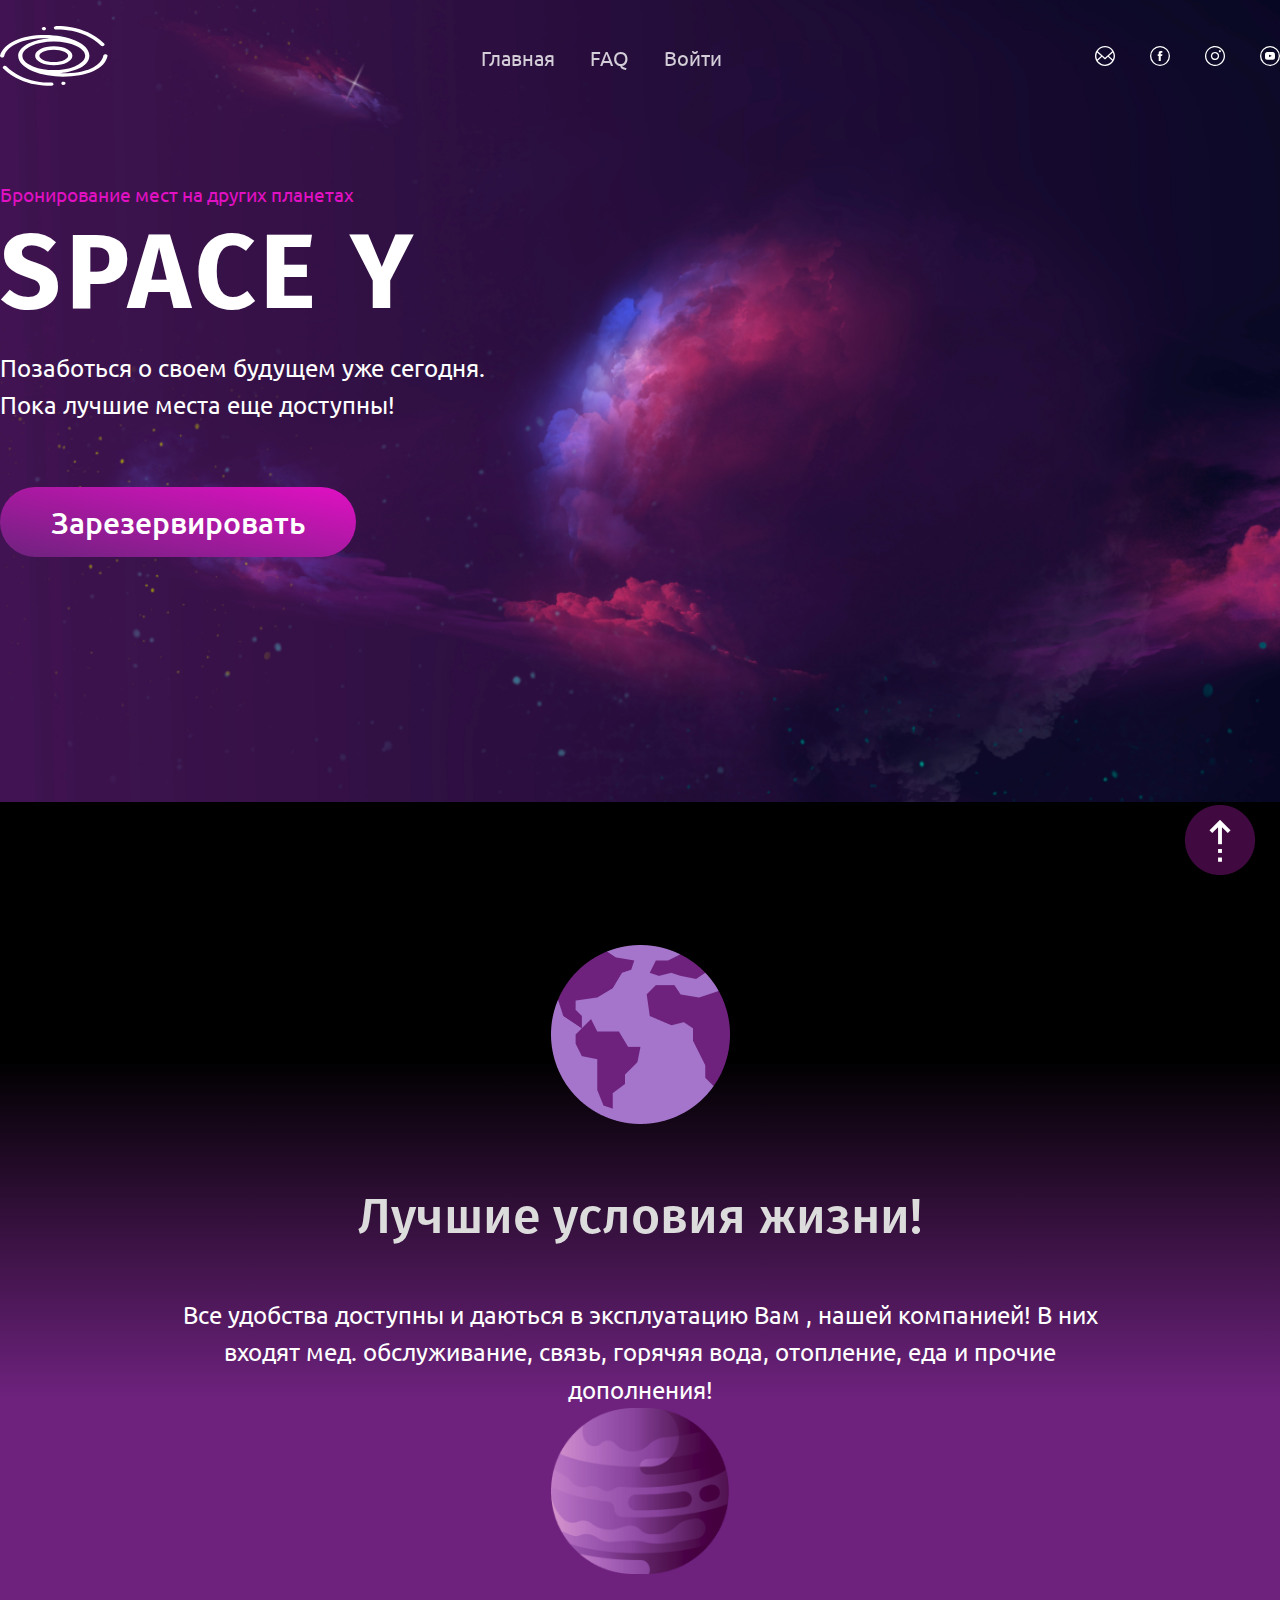
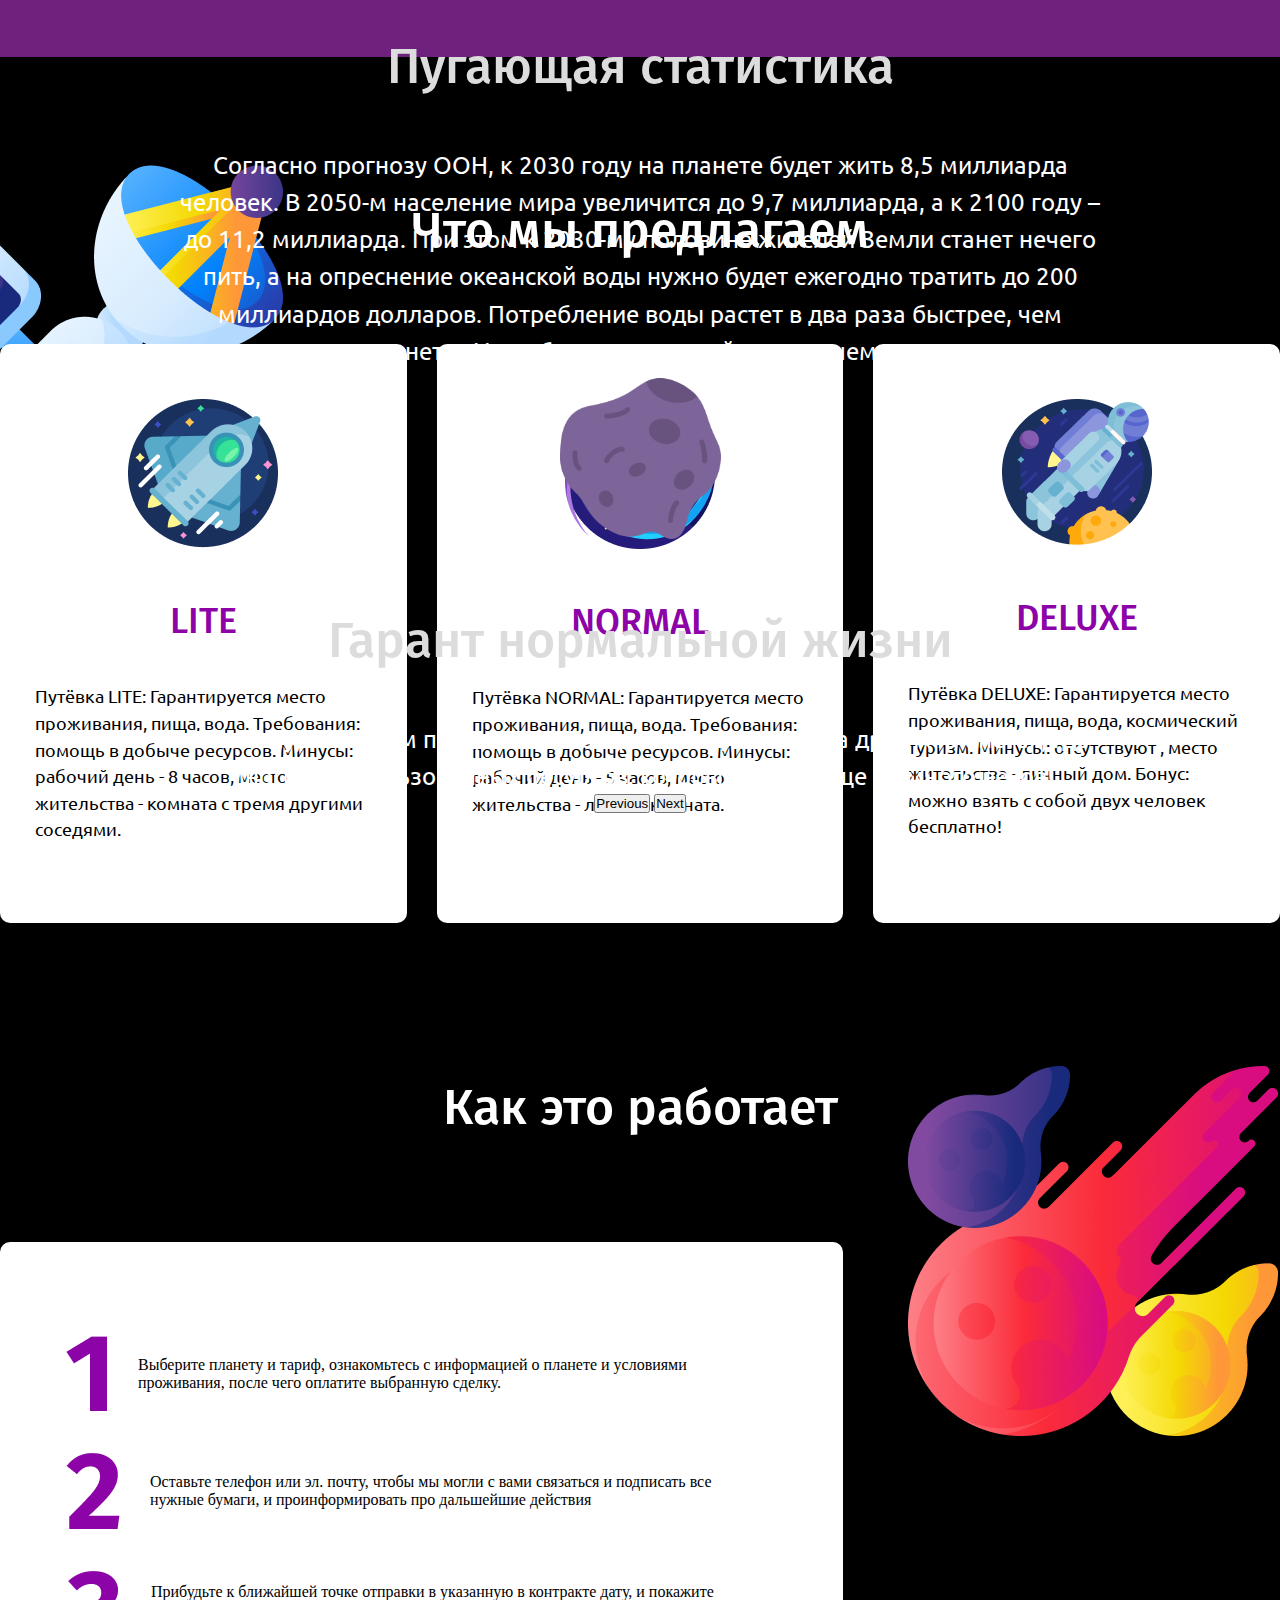
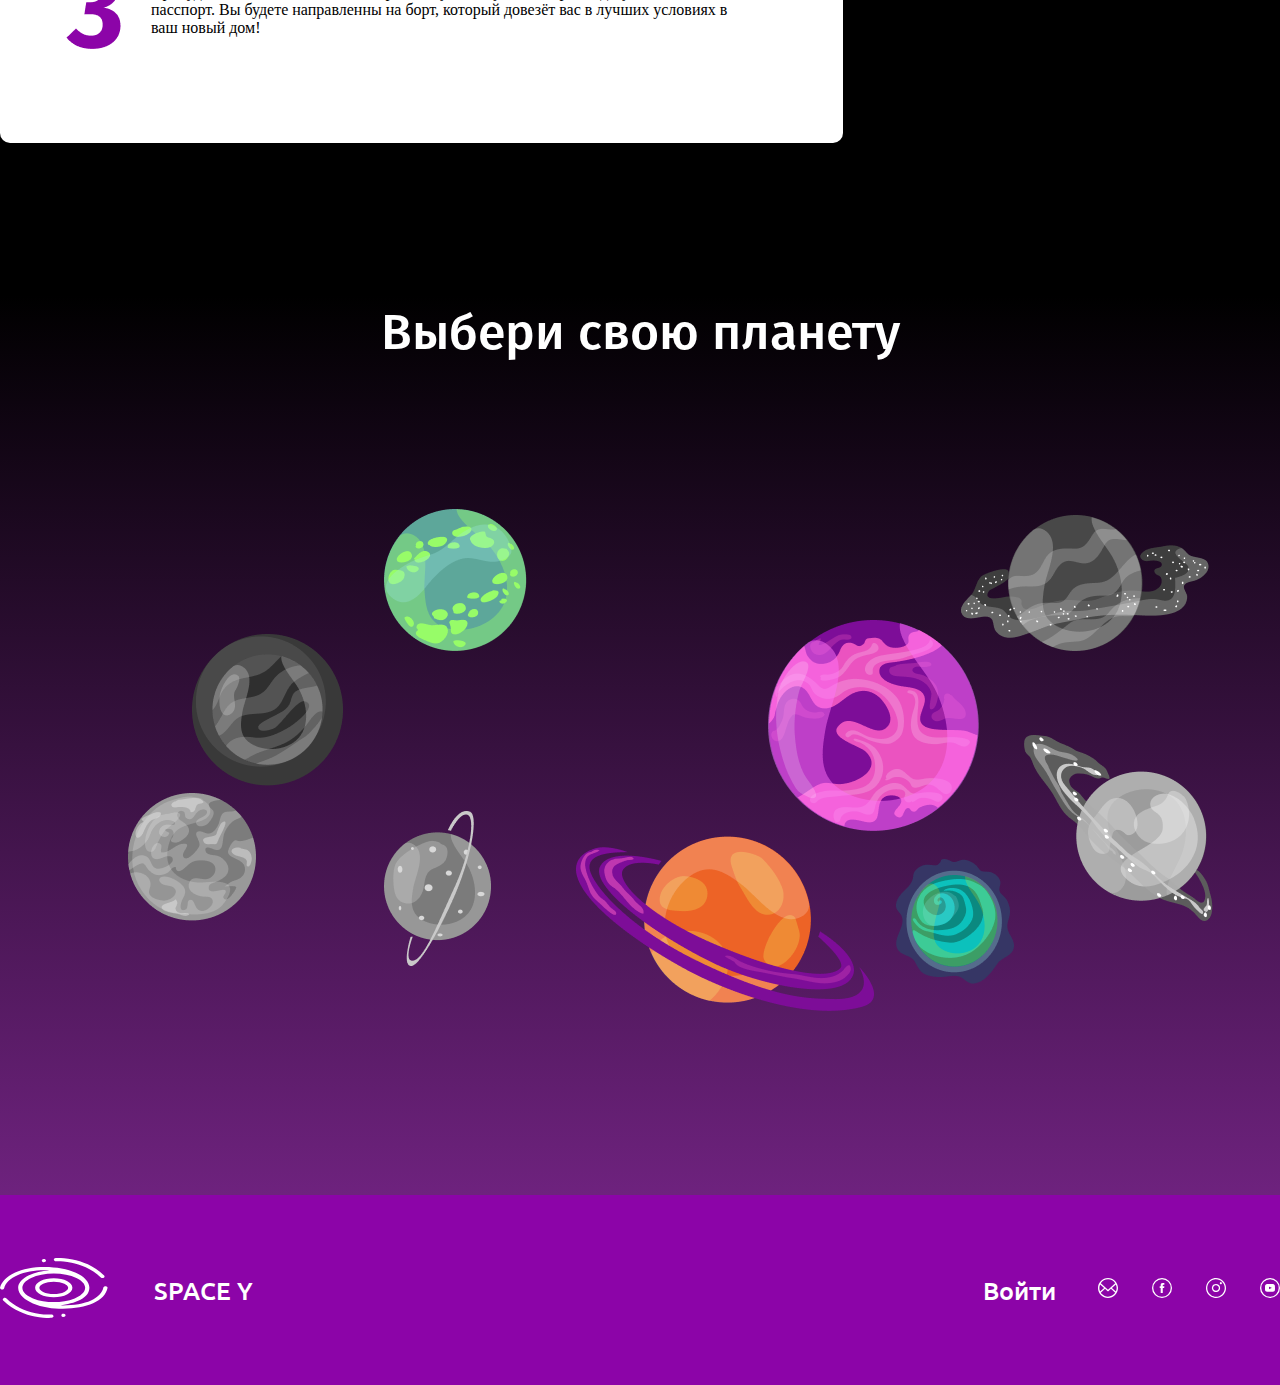
<file: index.html>
<!DOCTYPE html>
<html lang="en">
<head>
    <meta charset="UTF-8">
    <meta http-equiv="X-UA-Compatible" content="IE=edge">
    <meta name="viewport" content="width=device-width, initial-scale=1.0">
    <title>Document</title>
    <link rel="stylesheet" href="css/style.css">
    <link rel="preconnect" href="https://fonts.googleapis.com">
    <link rel="preconnect" href="https://fonts.gstatic.com" crossorigin>
    <link href="https://fonts.googleapis.com/css2?family=Fira+Sans:wght@100;200;300;400;500;600;700;800;900&family=Ubuntu:wght@300;400;500;700&display=swap" rel="stylesheet">
    <link href="https://cdn.jsdelivr.net/npm/bootstrap@5.1.0/dist/css/bootstrap.min.css" rel="stylesheet" integrity="sha384-KyZXEAg3QhqLMpG8r+8fhAXLRk2vvoC2f3B09zVXn8CA5QIVfZOJ3BCsw2P0p/We" crossorigin="anonymous">

</head>
<body id="head">
    <a href="#head"><img src="img/top.png" alt="to top" class="img-topper"></a>
    <header>
        <nav class="container flex-header">
            <div class="logo">
                <a href="#"><img src="img/logo.svg" alt="logo"></a>
            </div>
            <div class="links">
                <a href="index.html"><p>Главная</p></a>
                <a href="faq/index.html"><p>FAQ</p></a>
                <a href="formstyle/form.html"><p class="nospace">Войти</p></a>
            </div>
            <div class="social">
                <a href="#"><img src="img/mail_fff.svg" alt="mail"></a>
                <a href="#"><img src="img/facebook_fff.svg" alt="FB"></a>
                <a href="#"><img src="img/insta_fff.svg" alt="insta"></a>
                <a href="#" class="nospace"><img src="img/telegram_fff.svg" alt="telegram"></a>
            </div>
        </nav>
        <div class="container headerpart">
            <p class="ltltext">
                Бронирование мест на других планетах
            </p>
            <h1>
                SPACE Y
            </h1>
            <p class="undrh">
                Позаботься о своем будущем уже сегодня.<br>
                Пока лучшие места еще доступны!
            </p>
            <div class="button">
                <a href="#top">Зарезервировать</a>
            </div>
        </div>
    </header>
    <main>
        <div class="first-page">
            <div class="container">
                <div id="carouselExampleControls" class="carousel slide" data-bs-ride="carousel">
                    <div class="carousel-inner">
                    <div class="carousel-item active">
                        <div class="slidecrs">
                            <img src="img/worldwide.png" alt="planet">
                            <h2>Лучшие условия жизни!</h2>
                            <p>Все удобства доступны и даються в эксплуатацию Вам , нашей компанией! В них входят мед. обслуживание, связь, горячяя вода, отопление, еда и прочие дополнения!</p>
                        </div>
                    </div>
                    <div class="carousel-item">
                        <div class="slidecrs">
                            <img src="img/neptune (1).png" alt="planet">
                            <h2>Пугающая статистика</h2>
                            <p>Согласно прогнозу ООН, к 2030 году на планете будет жить 8,5 миллиарда человек. В 2050-м население мира увеличится до 9,7 миллиарда, а к 2100 году – до 11,2 миллиарда. При этом к 2030-му половине жителей Земли станет нечего пить, а на опреснение океанской воды нужно будет ежегодно тратить до 200 миллиардов долларов. Потребление воды растет в два раза быстрее, чем население планеты. И это более серьезный вопрос, чем нехватка еды. </p>
                        </div>
                    </div>
                    <div class="carousel-item">
                        <div class="slidecrs">
                            <img src="img/asteroid.png" alt="planet">
                            <h2>Гарант нормальной жизни</h2>
                            <p>По-этому, мы хотим предложить вам резервацию мест на других планетах, где много неиспользованных ресурсов, которых хватит еще на много веков!</p>
                        </div>
                    </div>
                    </div>
                    <button class="carousel-control-prev" type="button" data-bs-target="#carouselExampleControls" data-bs-slide="prev">
                    <span class="carousel-control-prev-icon" aria-hidden="true"></span>
                    <span class="visually-hidden">Previous</span>
                    </button>
                    <button class="carousel-control-next" type="button" data-bs-target="#carouselExampleControls" data-bs-slide="next">
                    <span class="carousel-control-next-icon" aria-hidden="true"></span>
                    <span class="visually-hidden">Next</span>
                    </button>
                </div>
            </div>
        </div>
        <div class="secound-page">
            <div class="container">
                <h2>
                    Что мы предлагаем
                </h2>
                <div class="cardsflex">
                    <div class="cardsp">
                        <img src="img/first.png" alt="">
                        <h3>LITE</h3>
                        <div class="pcard">
                            <p>Путёвка LITE: Гарантируется место проживания, пища, вода. Требования: помощь в добыче ресурсов. Минусы: рабочий день - 8 часов, место жительства - комната с тремя другими соседями.</p>
                        </div>
                    </div>
                    <div class="cardsp">
                        <img src="img/second.png" alt="">
                        <h3>NORMAL</h3>
                        <div class="pcard">
                            <p>Путёвка NORMAL: Гарантируется место проживания, пища, вода. Требования: помощь в добыче ресурсов. Минусы: рабочий день - 5 часов, место жительства - личная комната.</p>
                        </div>
                    </div>
                    <div class="cardsp nospace">
                        <img src="img/third.png" alt="">
                        <h3>DELUXE</h3>
                        <div class="pcard">
                            <p>Путёвка DELUXE: Гарантируется место проживания, пища, вода, космический туризм. Минусы: отсутствуют , место жительства - личный дом. Бонус: можно взять с собой двух человек бесплатно!</p>
                        </div>
                    </div>
                </div>
                
                <img src="img/satellite.png" alt="sputn" class="spuntpos">
            </div>
        </div>
        <div class="third-page">
            <div class="container">
                <h2>Как это работает</h2>
                <img src="img/asteroids.png" alt="asteroids" class="asteroidspos">
                <div class="listof">
                    <div class="listoff">
                        <img src="img/1.png" alt="">
                        <p>Выберите планету и тариф, ознакомьтесь с информацией о планете и условиями проживания, после чего оплатите выбранную сделку.</p>
                    </div>
                    <div class="listoff">
                        <img src="img/2.png" alt="">
                        <p>Оставьте телефон или эл. почту, чтобы мы могли с вами связаться и подписать все нужные бумаги, и проинформировать про дальшейшие действия</p>
                    </div>
                    <div class="listoff nospace">
                        <img src="img/3.png" alt="">
                        <p>Прибудьте к ближайшей точке отправки в указанную в контракте дату, и покажите пасспорт. Вы будете направленны на борт, который довезёт вас в лучших условиях в ваш новый дом!</p>
                    </div>
                    
                </div>
            </div>
        </div>
        <div class="forth-page" id="top">
            <div class="container">
                <h2 >
                    Выбери свою планету
                </h2>
                <div class="planets">
                    <a href="#top" class = "fplanet"><img src="img/planets (1).png" alt="" class="">
                        <div class="podsk"><p>Недоступно</p></div>
                    </a>
                        
                    <a href="planet2/planetfirst.html" class="splanet"> <img src="img/planets (2).png" alt="" >
                        <div class="podsk"><p>61 Девы b</p></div>
                    </a>

                    <a href="#top" class="tplanet"><img src="img/planets (3).png" alt="" >
                        <div class="podsk"><p>Недоступно</p></div>
                    </a>

                    <a href="planet3/planetfirst.html"  class="foplanet"><img src="img/planets (4).png" alt="">
                        <div class="podsk"><p>Экзопланета 5</p></div>
                    </a>

                    <a href="#top" class="fftlanet"><img src="img/planets (5).png" alt="" >
                        <div class="podsk"><p>Недоступно</p></div>
                    </a>

                    <a href="#top" class="siplanet"><img src="img/planets (6).png" alt="" >
                        <div class="podsk"><p>Недоступно</p></div>
                    </a>

                    <a href="planet4/planetfirst.html" class="sevplanet"><img src="img/planets (7).png" alt="" >
                        <div class="podsk"><p>Росс 128 b</p></div>
                    </a>

                    <a href="#top" class="eplanet"><img src="img/planets (8).png" alt="" >
                        <div class="podsk"><p>Недоступно</p></div>
                    </a>

                    <a href="planet1/planetfirst.html" class="nplanet"><img src="img/planets (9).png" alt="" class="nospace">
                        <div class="podsk"><p>Глизе 667 Cc</p></div>
                    </a>

                </div>
            </div>
        </div>


    </main>
    <footer>
        <div class="container footer-wrapper">
            <div class="footer-logo">
                <a href="#"><img src="img/logo.svg" alt="logo"></a>
                <p>space y</p>
            </div>
            <div class="footer-contact">
                <a href="formstyle/form.html" class="footercntct"><p>Войти</p></a>
                <div class="social">
                    <a href="#"><img src="img/mail_fff.svg" alt="mail"></a>
                    <a href="#"><img src="img/facebook_fff.svg" alt="FB"></a>
                    <a href="#"><img src="img/insta_fff.svg" alt="insta"></a>
                    <a href="#" ><img src="img/telegram_fff.svg" alt="telegram" class="nospace"></a>
                </div>
            </div>
        </div>
    </footer>
    <script src="https://cdn.jsdelivr.net/npm/bootstrap@5.1.0/dist/js/bootstrap.bundle.min.js" integrity="sha384-U1DAWAznBHeqEIlVSCgzq+c9gqGAJn5c/t99JyeKa9xxaYpSvHU5awsuZVVFIhvj" crossorigin="anonymous"></script>
    <script src="https://ajax.googleapis.com/ajax/libs/jquery/3.1.0/jquery.min.js"></script>
    <script>
        jQuery(function($){
        $('a[href*="#"]').on('click.smoothscroll', function( e ){
        var hash    = this.hash, _hash   = hash.replace(/#/,''), theHref = $(this).attr('href').replace(/#.*/, '');
        if( theHref && location.href.replace(/#.*/,'') != theHref ) return;
        var $target = _hash === '' ? $('body') : $( hash + ', a[name="'+ _hash +'"]').first();
        if( ! $target.length ) return;
        e.preventDefault();
        $('html, body').stop().animate({ scrollTop: $target.offset().top - 0 }, 400, 'swing', function(){
        window.location.hash = hash;
        });
        });
        });
        </script>


    </script>
</body>
</html>
</file>
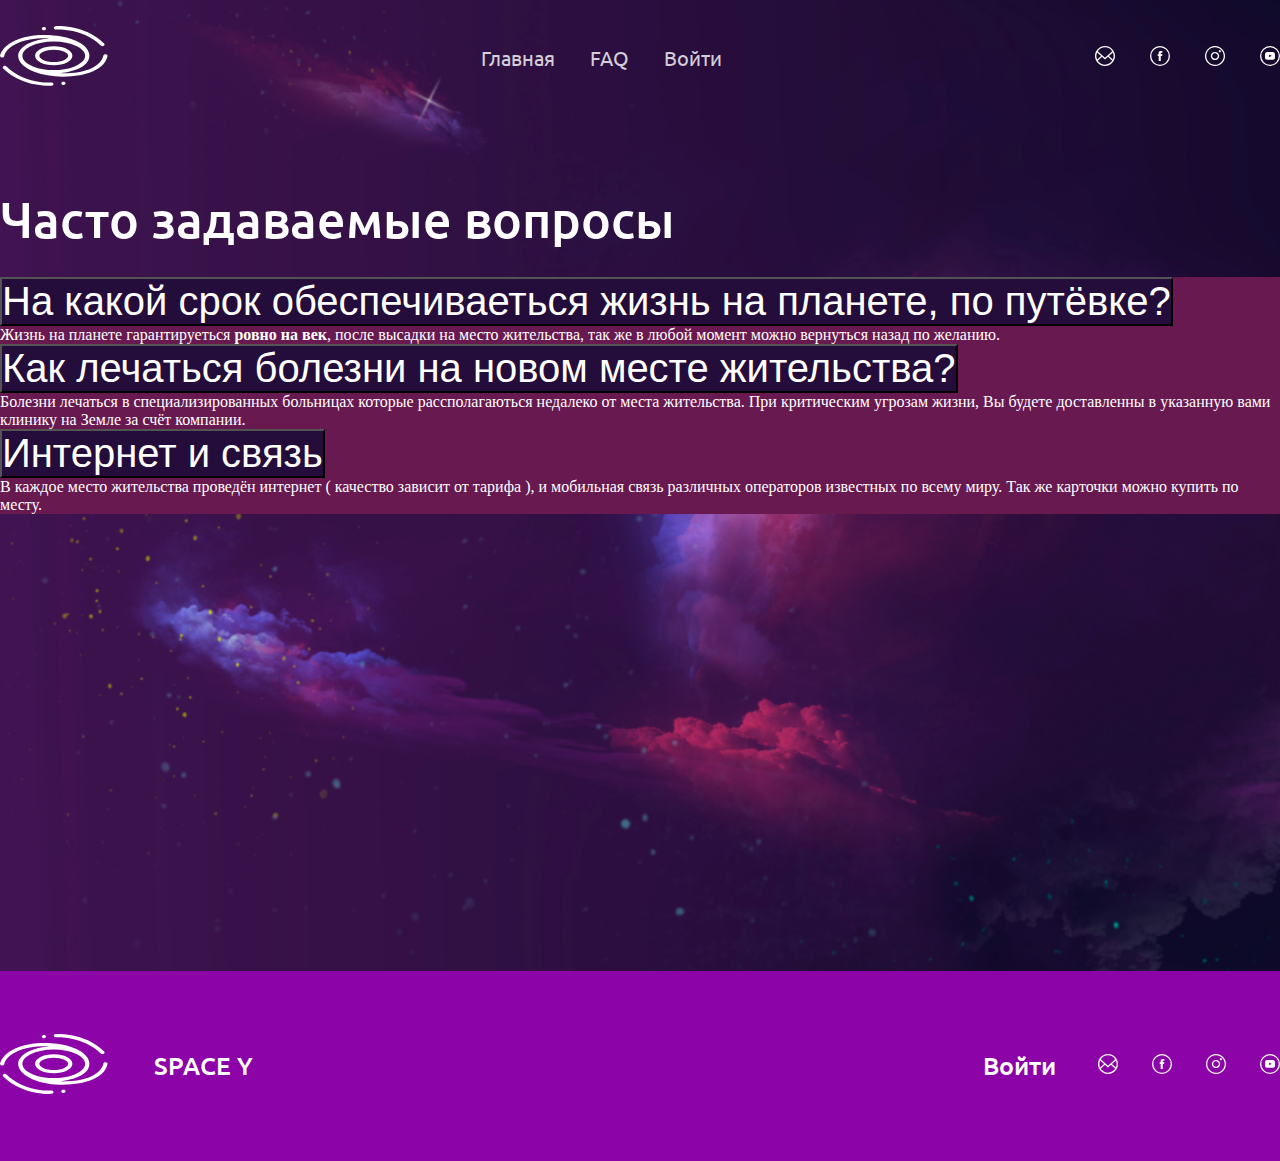
<file: faq/index.html>
<!DOCTYPE html>
<html lang="en">
<head>
    <meta charset="UTF-8">
    <meta http-equiv="X-UA-Compatible" content="IE=edge">
    <meta name="viewport" content="width=device-width, initial-scale=1.0">
    <title>Document</title>
    <link rel="stylesheet" href="css/style.css">
    <link rel="preconnect" href="https://fonts.gstatic.com" crossorigin>
    <link href="https://fonts.googleapis.com/css2?family=Fira+Sans:wght@100;200;300;400;500;600;700;800;900&family=Ubuntu:wght@300;400;500;700&display=swap" rel="stylesheet">

    <link href="https://cdn.jsdelivr.net/npm/bootstrap@5.1.0/dist/css/bootstrap.min.css" rel="stylesheet" integrity="sha384-KyZXEAg3QhqLMpG8r+8fhAXLRk2vvoC2f3B09zVXn8CA5QIVfZOJ3BCsw2P0p/We" crossorigin="anonymous">
</head>
<body>
    <header>
        <nav class="container flex-header">
            <div class="logo">
                <a href="../index.html" ><img src="img/logo.svg" alt="logo"></a>
            </div>
            <div class="links">
                <a href="../index.html"><p>Главная</p></a>
                <a href="index.html"><p>FAQ</p></a>
                <a href="../formstyle/form.html"><p class="nospace">Войти</p></a>
            </div>
            <div class="social">
                <a href="#"><img src="img/mail_fff.svg" alt="mail"></a>
                <a href="#"><img src="img/facebook_fff.svg" alt="FB"></a>
                <a href="#"><img src="img/insta_fff.svg" alt="insta"></a>
                <a href="#" class="nospace"><img src="img/telegram_fff.svg" alt="telegram"></a>
            </div>
        </nav>
        <div class="container headerpart">
          <div class="zagolovokac">
            <h2>
              Часто задаваемые вопросы
            </h2>
          </div>
            <div class="accordion" id="accordionExample">
                <div class="accordion-item">
                  <h2 class="accordion-header" id="headingOne">
                    <button class="accordion-button" type="button" data-bs-toggle="collapse" data-bs-target="#collapseOne" aria-expanded="true" aria-controls="collapseOne">
                      На какой срок обеспечиваеться жизнь на планете, по путёвке?
                    </button>
                  </h2>
                  <div id="collapseOne" class="accordion-collapse collapse show" aria-labelledby="headingOne" data-bs-parent="#accordionExample">
                    <div class="accordion-body">
                     Жизнь на планете гарантируеться<strong> ровно на век</strong>, после высадки на место жительства, так же в любой момент можно вернуться назад по желанию.
                    </div>
                  </div>
                </div>
                <div class="accordion-item">
                  <h2 class="accordion-header" id="headingTwo">
                    <button class="accordion-button collapsed" type="button" data-bs-toggle="collapse" data-bs-target="#collapseTwo" aria-expanded="false" aria-controls="collapseTwo">
                      Как лечаться болезни на новом месте жительства?
                    </button>
                  </h2>
                  <div id="collapseTwo" class="accordion-collapse collapse" aria-labelledby="headingTwo" data-bs-parent="#accordionExample">
                    <div class="accordion-body">
                      Болезни лечаться в специализированных больницах которые рассполагаються недалеко от места жительства. При критическим угрозам жизни, Вы будете доставленны в указанную вами клинику на Земле за счёт компании. 
                    </div>
                  </div>
                </div>
                <div class="accordion-item">
                  <h2 class="accordion-header" id="headingThree">
                    <button class="accordion-button collapsed" type="button" data-bs-toggle="collapse" data-bs-target="#collapseThree" aria-expanded="false" aria-controls="collapseThree">
                      Интернет и связь
                    </button>
                  </h2>
                  <div id="collapseThree" class="accordion-collapse collapse" aria-labelledby="headingThree" data-bs-parent="#accordionExample">
                    <div class="accordion-body">
                      В каждое место жительства проведён интернет ( качество зависит от тарифа ), и мобильная связь различных операторов известных по всему миру. Так же карточки можно купить по месту.
                    </div>
                  </div>
                </div>
              </div>
            </div>
        </div>
    </header>

    <footer>
        <div class="container footer-wrapper">
            <div class="footer-logo">
                <a href="../index.html"><img src="img/logo.svg" alt="logo"></a>
                <p>space y</p>
            </div>
            <div class="footer-contact">
                <a href="../formstyle/form.html" class="footercntct"><p>Войти</p></a>
                <div class="social">
                    <a href="#"><img src="img/mail_fff.svg" alt="mail"></a>
                    <a href="#"><img src="img/facebook_fff.svg" alt="FB"></a>
                    <a href="#"><img src="img/insta_fff.svg" alt="insta"></a>
                    <a href="#" ><img src="img/telegram_fff.svg" alt="telegram" class="nospace"></a>
                </div>
            </div>
        </div>
    </footer>
    <script src="https://cdn.jsdelivr.net/npm/@popperjs/core@2.9.3/dist/umd/popper.min.js" integrity="sha384-eMNCOe7tC1doHpGoWe/6oMVemdAVTMs2xqW4mwXrXsW0L84Iytr2wi5v2QjrP/xp" crossorigin="anonymous"></script>
<script src="https://cdn.jsdelivr.net/npm/bootstrap@5.1.0/dist/js/bootstrap.min.js" integrity="sha384-cn7l7gDp0eyniUwwAZgrzD06kc/tftFf19TOAs2zVinnD/C7E91j9yyk5//jjpt/" crossorigin="anonymous"></script>
</body>
</html>
</file>
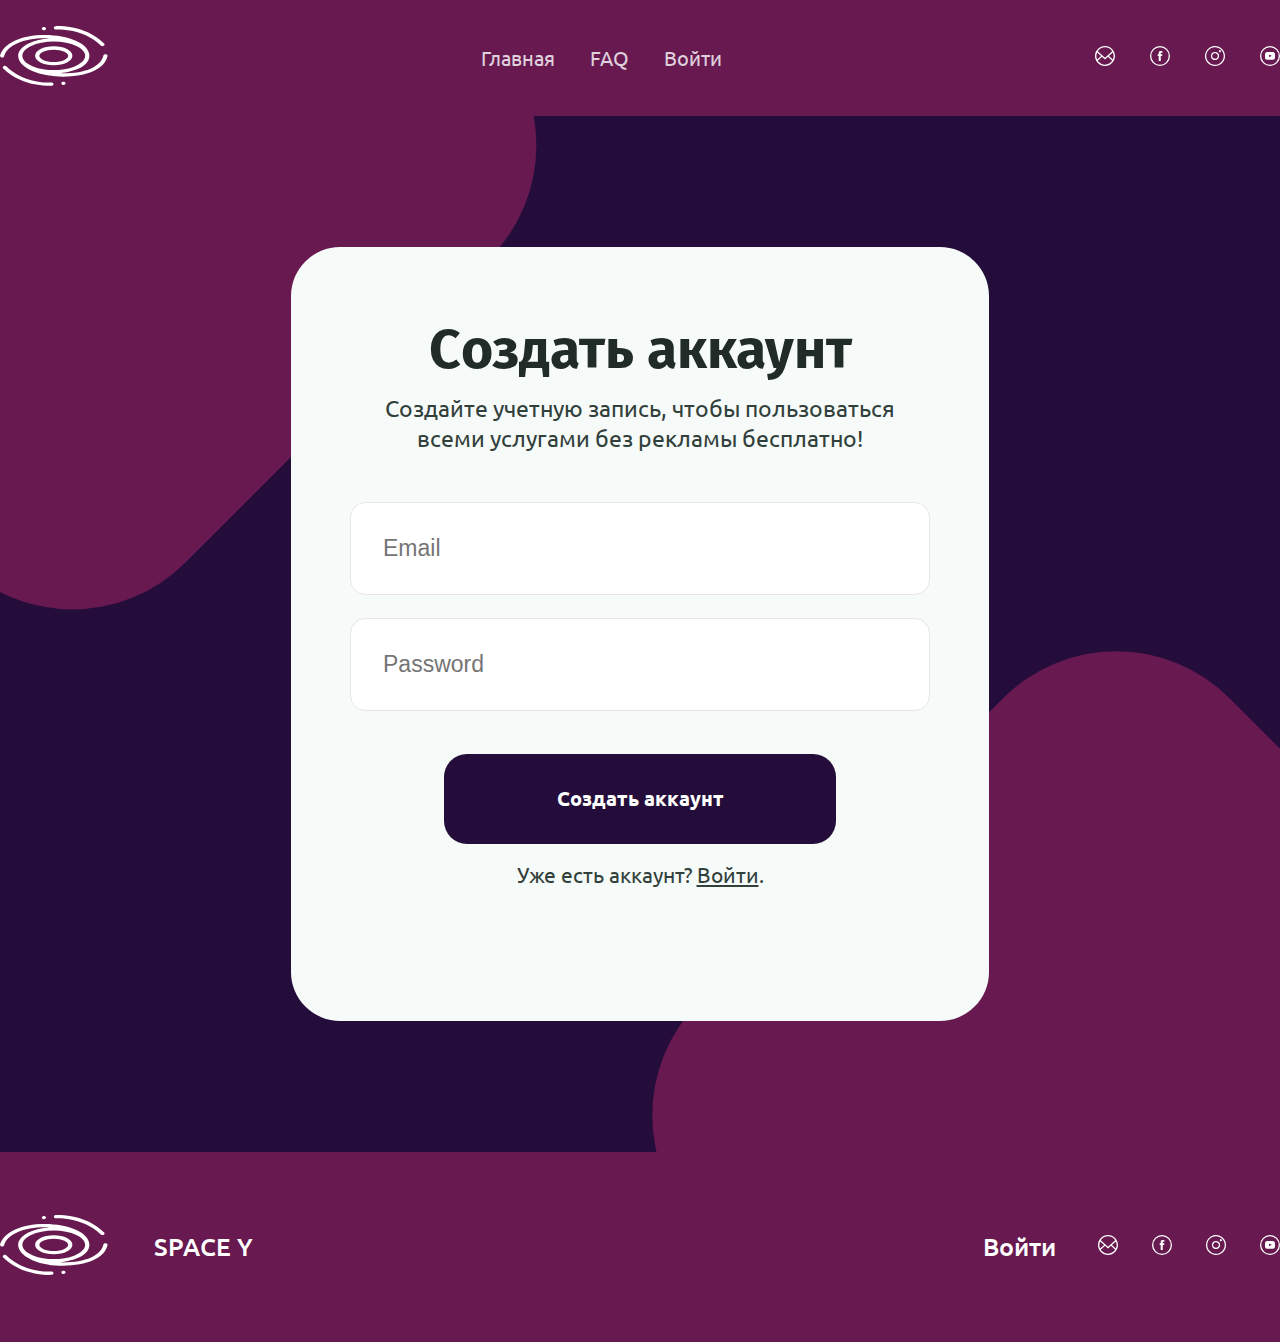
<file: formstyle/form.html>
<!DOCTYPE html>
<html lang="en">
<head>
    <meta charset="UTF-8">
    <meta http-equiv="X-UA-Compatible" content="IE=edge">
    <meta name="viewport" content="width=device-width, initial-scale=1.0">
    <title>Форма регистрации</title>
    <link rel="stylesheet" href="css/style.css">
    <link rel="preconnect" href="https://fonts.googleapis.com">
    <link rel="preconnect" href="https://fonts.gstatic.com" crossorigin>
    <link href="https://fonts.googleapis.com/css2?family=Fira+Sans:wght@100;200;300;400;500;600;700;800;900&family=Ubuntu:wght@300;400;500;700&display=swap" rel="stylesheet">

</head>
<body>

    <header>
        <nav class="container flex-header">
            <div class="logo">
                <a href="../index.html"><img src="img/logo.svg" alt="logo"></a>
            </div>
            <div class="links">
                <a href="../index.html"><p>Главная</p></a>
                <a href="../faq/index.html"><p>FAQ</p></a>
                <a href="form.html"><p class="nospace">Войти</p></a>
            </div>
            <div class="social">
                <a href="#"><img src="img/mail_fff.svg" alt="mail"></a>
                <a href="#"><img src="img/facebook_fff.svg" alt="FB"></a>
                <a href="#"><img src="img/insta_fff.svg" alt="insta"></a>
                <a href="#" class="nospace"><img src="img/telegram_fff.svg" alt="telegram"></a>
            </div>
        </nav>
    </header>
    <main>
        <img src="cub.svg" alt="cub1" class="cub1">
        <img src="cub.svg" alt="cub2" class="cub2">
        <div class="formaa">
            <div class="forma">
                <h1>Cоздать аккаунт</h1>
                <p>Создайте учетную запись, чтобы пользоваться всеми услугами
                    без рекламы бесплатно!</p>
            
                <label for="email"></label>
                <input type="text" placeholder="Email" name="email" required class="emailform">
            
                <label for="psw"></label>
                <input type="password" placeholder="Password" name="psw" required class="passwordform">
                <button class="btn"><p>Создать аккаунт</p></button>
            </div>
            <div class="signin">
                <p>Уже есть аккаунт? <a href="#">Войти</a>.</p>
            </div>
        </div>
    </main>
    <footer>
        <div class="container footer-wrapper">
            <div class="footer-logo">
                <a href="../index.html"><img src="img/logo.svg" alt="logo"></a>
                <p>space y</p>
            </div>
            <div class="footer-contact">
                <a href="#" class="footercntct"><p>Войти</p></a>
                <div class="social">
                    <a href="#"><img src="img/mail_fff.svg" alt="mail"></a>
                    <a href="#"><img src="img/facebook_fff.svg" alt="FB"></a>
                    <a href="#"><img src="img/insta_fff.svg" alt="insta"></a>
                    <a href="#" ><img src="img/telegram_fff.svg" alt="telegram" class="nospace"></a>
                </div>
            </div>
        </div>
    </footer>
</body>
</html>
</file>
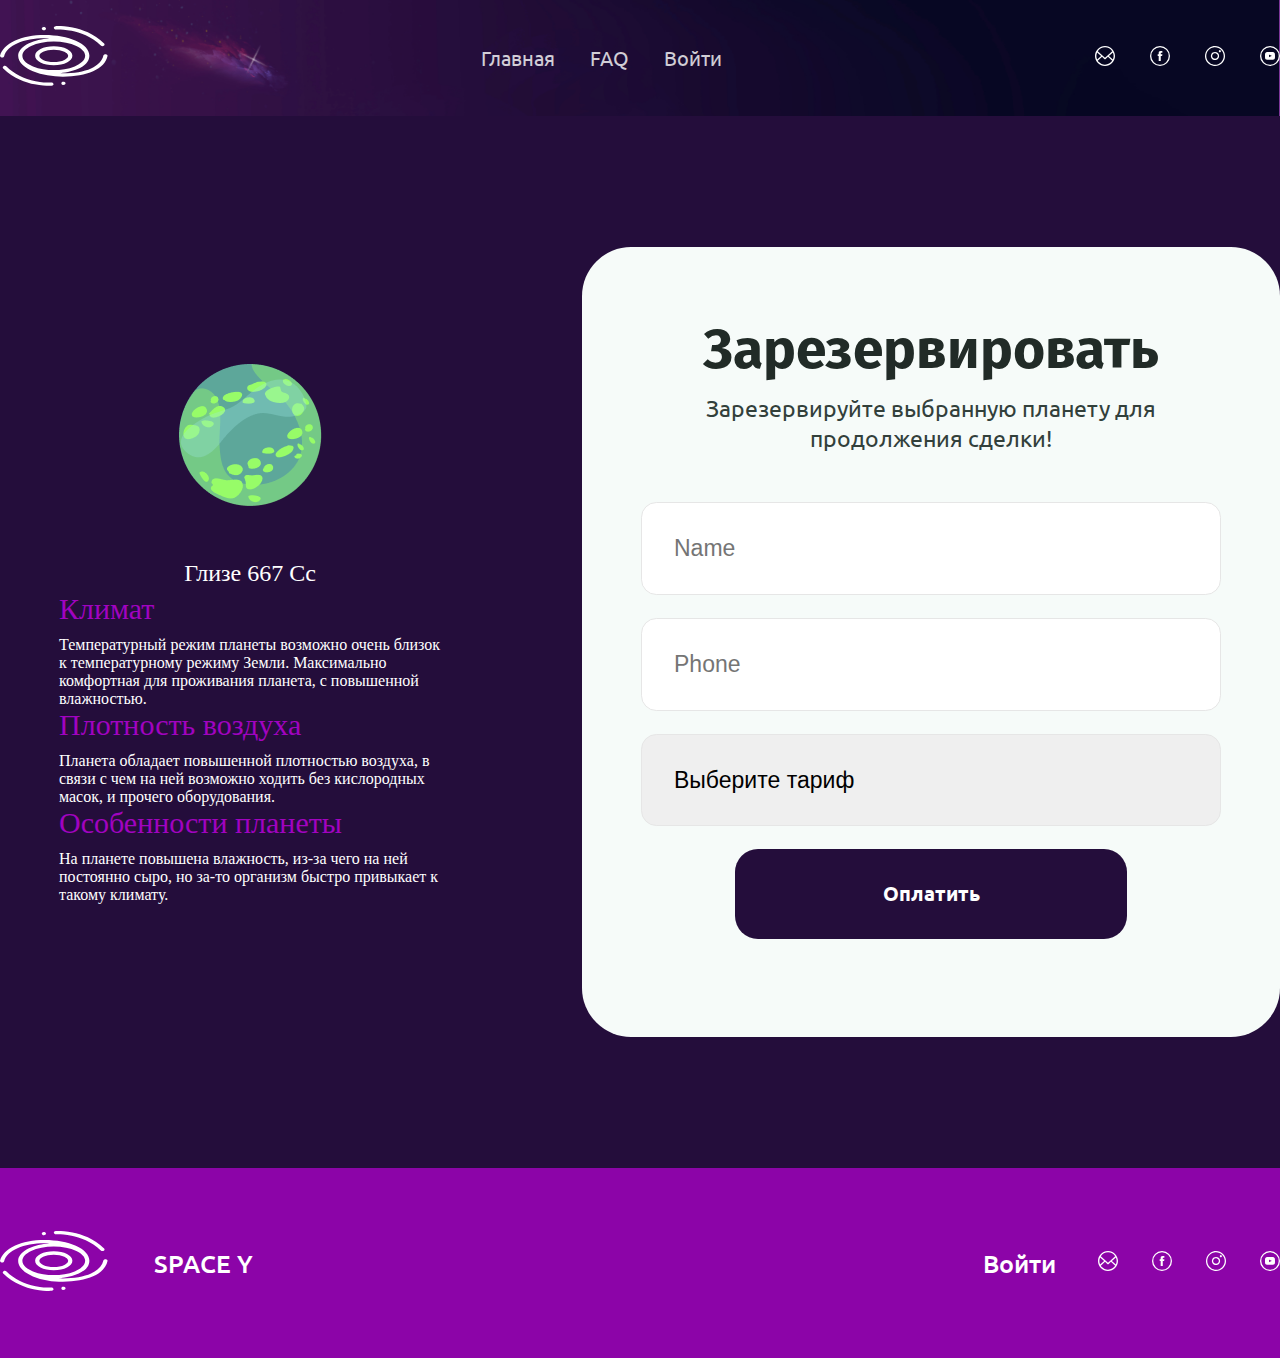
<file: planet1/planetfirst.html>
<!DOCTYPE html>
<html lang="en">
<head>
    <meta charset="UTF-8">
    <meta http-equiv="X-UA-Compatible" content="IE=edge">
    <meta name="viewport" content="width=device-width, initial-scale=1.0">
    <title>Document</title>
    <link rel="stylesheet" href="css/style.css">
    <link rel="preconnect" href="https://fonts.googleapis.com">
    <link rel="preconnect" href="https://fonts.gstatic.com" crossorigin>
    <link href="https://fonts.googleapis.com/css2?family=Fira+Sans:wght@100;200;300;400;500;600;700;800;900&family=Ubuntu:wght@300;400;500;700&display=swap" rel="stylesheet">
    <link href="https://cdn.jsdelivr.net/npm/bootstrap@5.1.0/dist/css/bootstrap.min.css" rel="stylesheet" integrity="sha384-KyZXEAg3QhqLMpG8r+8fhAXLRk2vvoC2f3B09zVXn8CA5QIVfZOJ3BCsw2P0p/We" crossorigin="anonymous">

</head>

<body>
    <header>
        <nav class="container flex-header">
            <div class="logo">
                <a href="../index.html"><img src="../img/logo.svg" alt="logo"></a>
            </div>
            <div class="links">
                <a href="../index.html"><p>Главная</p></a>
                <a href="../faq/index.html"><p>FAQ</p></a>
                <a href="form.html"><p class="nospace">Войти</p></a>
            </div>
            <div class="social">
                <a href="#"><img src="../img/mail_fff.svg" alt="mail"></a>
                <a href="#"><img src="../img/facebook_fff.svg" alt="FB"></a>
                <a href="#"><img src="../img/insta_fff.svg" alt="insta"></a>
                <a href="#" class="nospace"><img src="../img/telegram_fff.svg" alt="telegram"></a>
            </div>
        </nav>
    </header>    

    <main>
        <div class="flex container">
            <div class="planetinfo">
                <img src="../img/planets (9).png" alt="planet">
                <h2>Глизе 667 Cc</h2>
                <h3>Климат</h3>
                <p>Температурный режим планеты возможно очень близок к температурному режиму Земли. Максимально комфортная для проживания планета, с повышенной влажностью.</p>
                <h3>Плотность воздуха</h3>
                <p>Планета обладает повышенной плотностью воздуха, в связи с чем на ней возможно ходить без кислородных масок, и прочего оборудования.</p>
                <h3>Особенности планеты</h3>
                <p>На планете повышена влажность, из-за чего на ней постоянно сыро, но за-то организм быстро привыкает к такому климату.</p>
            </div>
            <div class="formaa">
                <div class="forma">
                    <h1>Зарезервировать</h1>
                    <p>Зарезервируйте выбранную планету для продолжения сделки!</p>
                
                    <label for="email"></label>
                    <input type="text" placeholder="Name" name="email" required class="emailform">
                    <input type="text" placeholder="Phone" name="email" required class="emailform">
                    <select name="tarif" class="emailform dop">
                        <option value="" disabled selected hidden>Выберите тариф</option>
                        <option value="LITE">LITE</option>
                        <option value="NORMAL">NORMAL</option>
                        <option value="DELUXE">DELUXE</option>
                      </select>
                </div>
                <button class="btn"><p>Оплатить</p></button>
            </div>
        </div>
    </main>

    <footer>
        <div class="container footer-wrapper">
            <div class="footer-logo">
                <a href="../index.html"><img src="../img/logo.svg" alt="logo"></a>
                <p>space y</p>
            </div>
            <div class="footer-contact">
                <a href="../formstyle/form.html" class="footercntct"><p>Войти</p></a>
                <div class="social">
                    <a href="#"><img src="../img/mail_fff.svg" alt="mail"></a>
                    <a href="#"><img src="../img/facebook_fff.svg" alt="FB"></a>
                    <a href="#"><img src="../img/insta_fff.svg" alt="insta"></a>
                    <a href="#" ><img src="../img/telegram_fff.svg" alt="telegram" class="nospace"></a>
                </div>
            </div>
        </div>
    </footer>
</body>
</html>
</file>
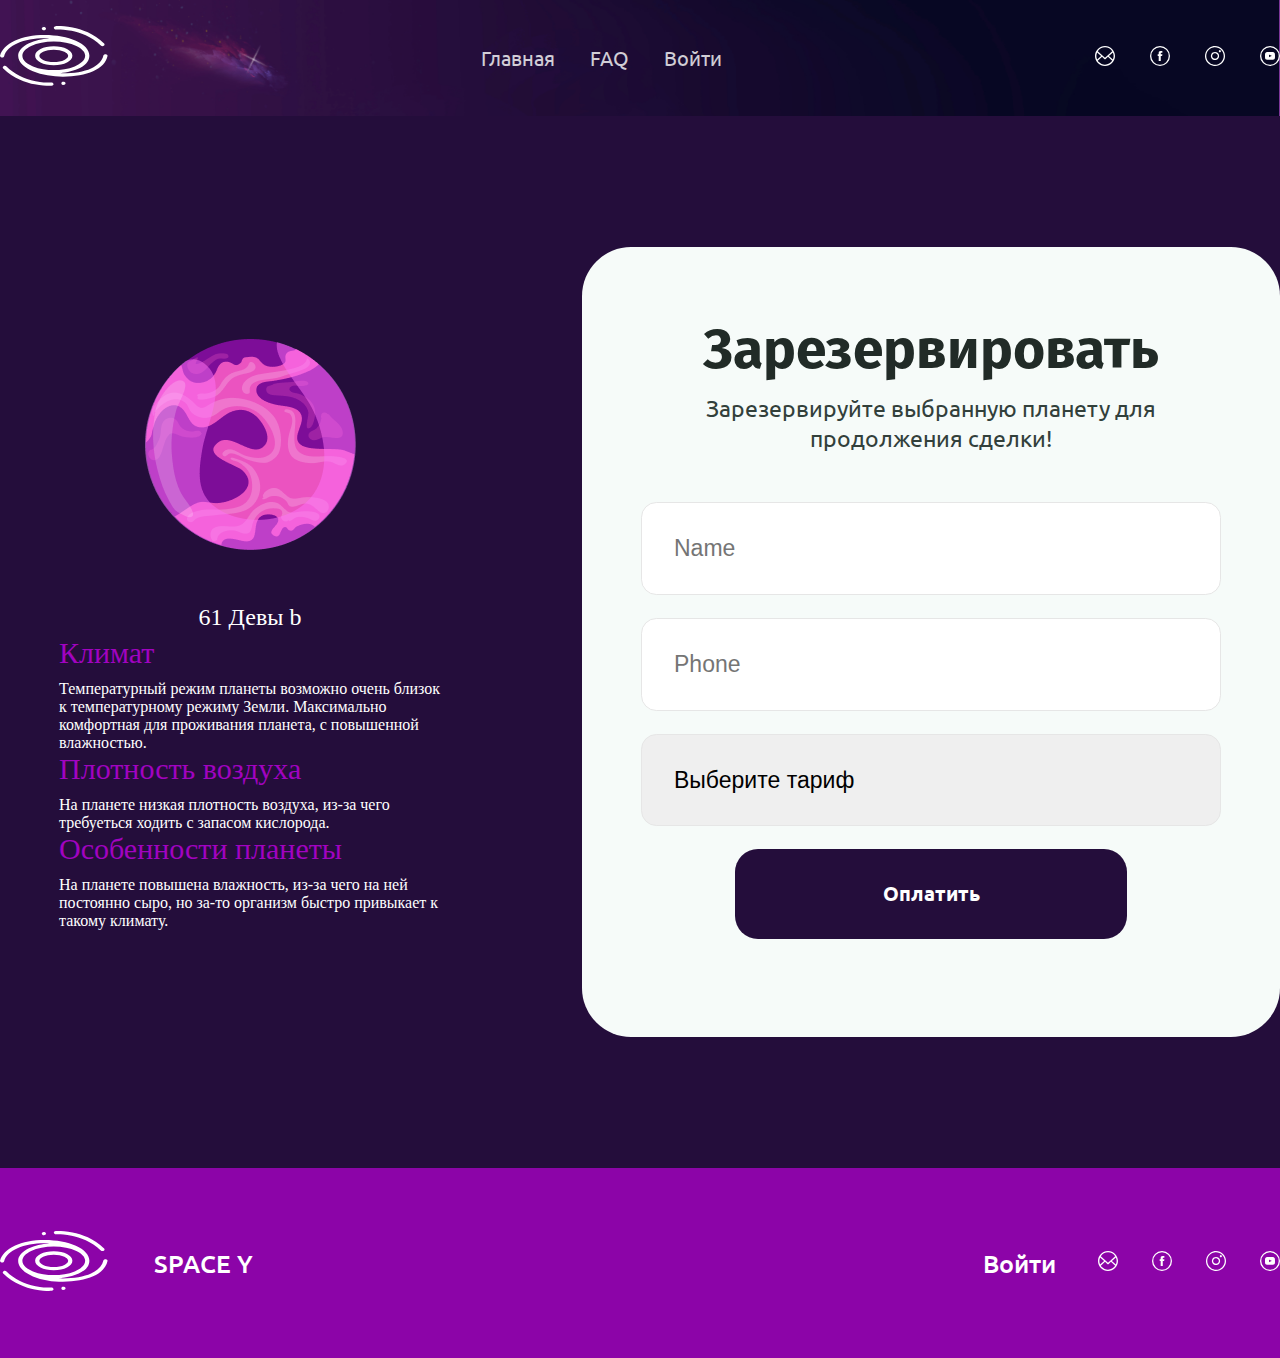
<file: planet2/planetfirst.html>
<!DOCTYPE html>
<html lang="en">
<head>
    <meta charset="UTF-8">
    <meta http-equiv="X-UA-Compatible" content="IE=edge">
    <meta name="viewport" content="width=device-width, initial-scale=1.0">
    <title>Document</title>
    <link rel="stylesheet" href="css/style.css">
    <link rel="preconnect" href="https://fonts.googleapis.com">
    <link rel="preconnect" href="https://fonts.gstatic.com" crossorigin>
    <link href="https://fonts.googleapis.com/css2?family=Fira+Sans:wght@100;200;300;400;500;600;700;800;900&family=Ubuntu:wght@300;400;500;700&display=swap" rel="stylesheet">
    <link href="https://cdn.jsdelivr.net/npm/bootstrap@5.1.0/dist/css/bootstrap.min.css" rel="stylesheet" integrity="sha384-KyZXEAg3QhqLMpG8r+8fhAXLRk2vvoC2f3B09zVXn8CA5QIVfZOJ3BCsw2P0p/We" crossorigin="anonymous">

</head>

<body>
    <header>
        <nav class="container flex-header">
            <div class="logo">
                <a href="../index.html"><img src="img/logo.svg" alt="logo"></a>
            </div>
            <div class="links">
                <a href="../index.html"><p>Главная</p></a>
                <a href="../faq/index.html"><p>FAQ</p></a>
                <a href="form.html"><p class="nospace">Войти</p></a>
            </div>
            <div class="social">
                <a href="#"><img src="img/mail_fff.svg" alt="mail"></a>
                <a href="#"><img src="img/facebook_fff.svg" alt="FB"></a>
                <a href="#"><img src="img/insta_fff.svg" alt="insta"></a>
                <a href="#" class="nospace"><img src="img/telegram_fff.svg" alt="telegram"></a>
            </div>
        </nav>
    </header>    

    <main>
        <div class="flex container">
            <div class="planetinfo">
                <img src="img/planets (2).png" alt="planet">
                <h2>61 Девы b</h2>
                <h3>Климат</h3>
                <p>Температурный режим планеты возможно очень близок к температурному режиму Земли. Максимально комфортная для проживания планета, с повышенной влажностью.</p>
                <h3>Плотность воздуха</h3>
                <p>На планете низкая плотность воздуха, из-за чего требуеться ходить с запасом кислорода.</p>
                <h3>Особенности планеты</h3>
                <p>На планете повышена влажность, из-за чего на ней постоянно сыро, но за-то организм быстро привыкает к такому климату.</p>
            </div>
            <div class="formaa">
                <div class="forma">
                    <h1>Зарезервировать</h1>
                    <p>Зарезервируйте выбранную планету для продолжения сделки!</p>
                
                    <label for="email"></label>
                    <input type="text" placeholder="Name" name="email" required class="emailform">
                    <input type="text" placeholder="Phone" name="email" required class="emailform">
                    <select name="tarif" class="emailform dop">
                        <option value="" disabled selected hidden>Выберите тариф</option>
                        <option value="LITE">LITE</option>
                        <option value="NORMAL">NORMAL</option>
                        <option value="DELUXE">DELUXE</option>
                      </select>
                </div>
                <button class="btn"><p>Оплатить</p></button>
            </div>
        </div>
    </main>

    <footer>
        <div class="container footer-wrapper">
            <div class="footer-logo">
                <a href="../index.html"><img src="img/logo.svg" alt="logo"></a>
                <p>space y</p>
            </div>
            <div class="footer-contact">
                <a href="../formstyle/form.html" class="footercntct"><p>Войти</p></a>
                <div class="social">
                    <a href="#"><img src="img/mail_fff.svg" alt="mail"></a>
                    <a href="#"><img src="img/facebook_fff.svg" alt="FB"></a>
                    <a href="#"><img src="img/insta_fff.svg" alt="insta"></a>
                    <a href="#" ><img src="img/telegram_fff.svg" alt="telegram" class="nospace"></a>
                </div>
            </div>
        </div>
    </footer>
</body>
</html>
</file>
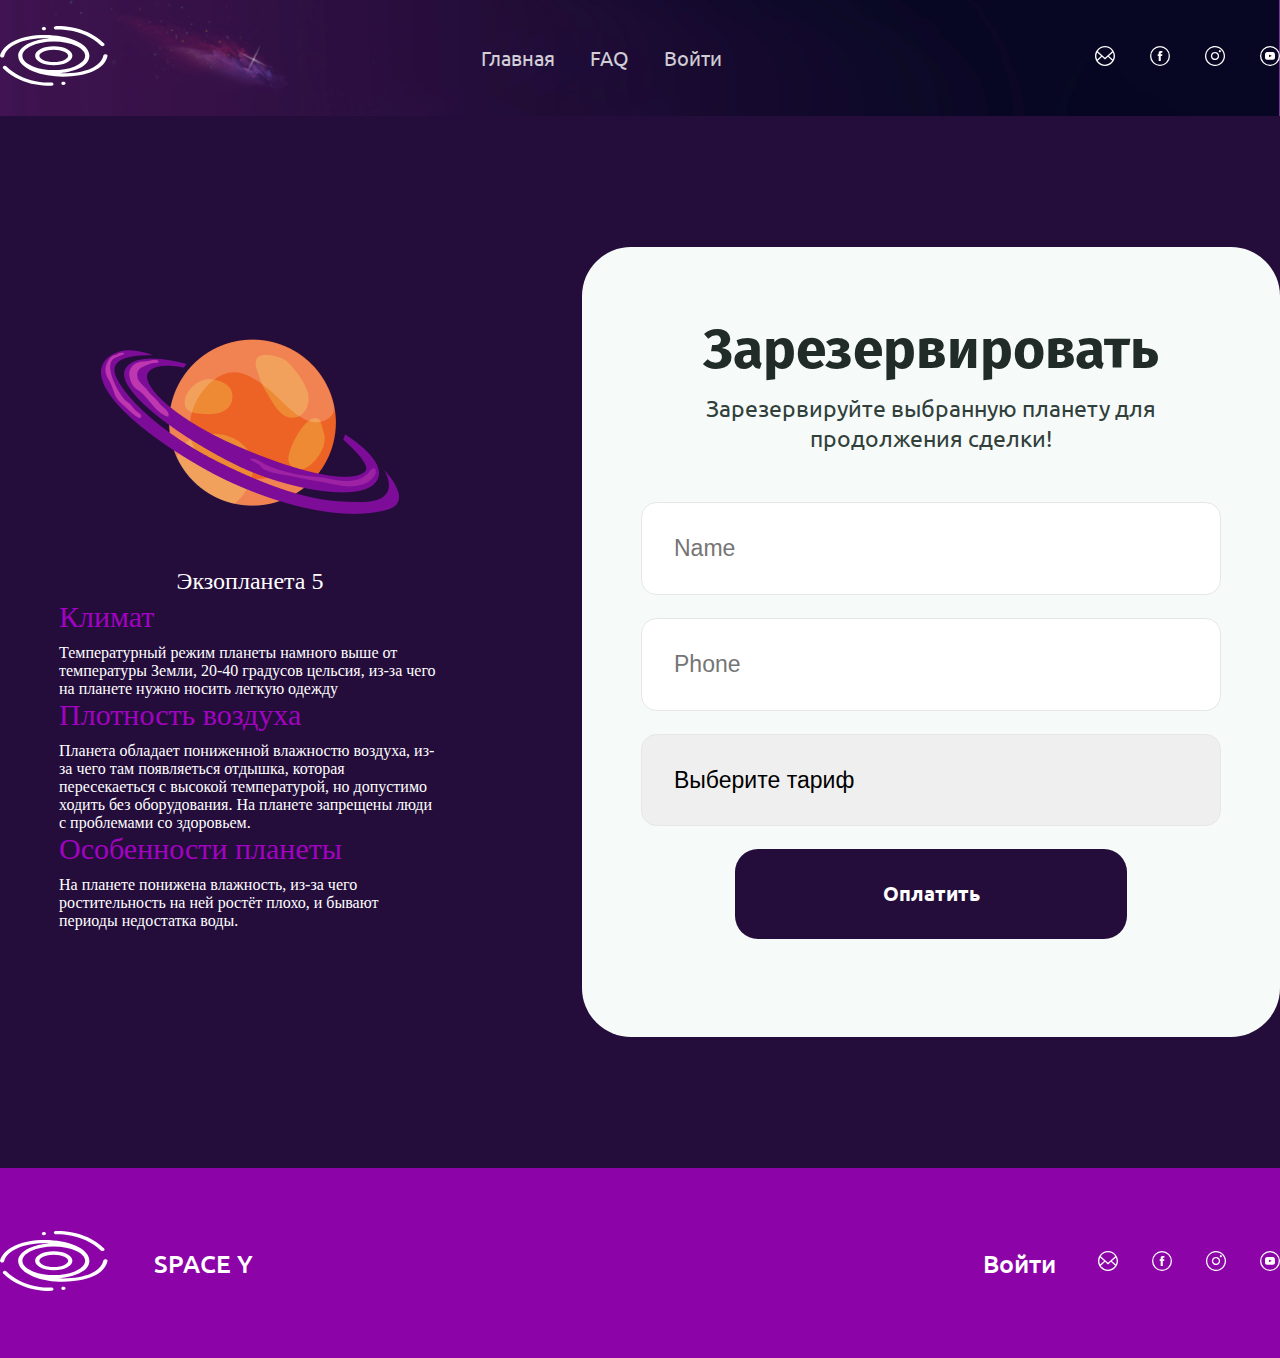
<file: planet3/planetfirst.html>
<!DOCTYPE html>
<html lang="en">
<head>
    <meta charset="UTF-8">
    <meta http-equiv="X-UA-Compatible" content="IE=edge">
    <meta name="viewport" content="width=device-width, initial-scale=1.0">
    <title>Document</title>
    <link rel="stylesheet" href="css/style.css">
    <link rel="preconnect" href="https://fonts.googleapis.com">
    <link rel="preconnect" href="https://fonts.gstatic.com" crossorigin>
    <link href="https://fonts.googleapis.com/css2?family=Fira+Sans:wght@100;200;300;400;500;600;700;800;900&family=Ubuntu:wght@300;400;500;700&display=swap" rel="stylesheet">
    <link href="https://cdn.jsdelivr.net/npm/bootstrap@5.1.0/dist/css/bootstrap.min.css" rel="stylesheet" integrity="sha384-KyZXEAg3QhqLMpG8r+8fhAXLRk2vvoC2f3B09zVXn8CA5QIVfZOJ3BCsw2P0p/We" crossorigin="anonymous">

</head>

<body>
    <header>
        <nav class="container flex-header">
            <div class="logo">
                <a href="../index.html"><img src="img/logo.svg" alt="logo"></a>
            </div>
            <div class="links">
                <a href="../index.html"><p>Главная</p></a>
                <a href="../faq/index.html"><p>FAQ</p></a>
                <a href="form.html"><p class="nospace">Войти</p></a>
            </div>
            <div class="social">
                <a href="#"><img src="img/mail_fff.svg" alt="mail"></a>
                <a href="#"><img src="img/facebook_fff.svg" alt="FB"></a>
                <a href="#"><img src="img/insta_fff.svg" alt="insta"></a>
                <a href="#" class="nospace"><img src="img/telegram_fff.svg" alt="telegram"></a>
            </div>
        </nav>
    </header>    

    <main>
        <div class="flex container">
            <div class="planetinfo">
                <img src="img/planets (4).png" alt="planet">
                <h2>Экзопланета 5</h2>
                <h3>Климат</h3>
                <p>Температурный режим планеты намного выше от температуры Земли, 20-40 градусов цельсия, из-за чего на планете нужно носить легкую одежду</p>
                <h3>Плотность воздуха</h3>
                <p>Планета обладает пониженной влажностю воздуха, из-за чего там появляеться отдышка, которая пересекаеться с высокой температурой, но допустимо ходить без оборудования. На планете запрещены люди с проблемами со здоровьем.</p>
                <h3>Особенности планеты</h3>
                <p>На планете понижена влажность, из-за чего ростительность на ней ростёт плохо, и бывают периоды недостатка воды.</p>
            </div>
            <div class="formaa">
                <div class="forma">
                    <h1>Зарезервировать</h1>
                    <p>Зарезервируйте выбранную планету для продолжения сделки!</p>
                
                    <label for="email"></label>
                    <input type="text" placeholder="Name" name="email" required class="emailform">
                    <input type="text" placeholder="Phone" name="email" required class="emailform">
                    <select name="tarif" class="emailform dop">
                        <option value="" disabled selected hidden>Выберите тариф</option>
                        <option value="LITE">LITE</option>
                        <option value="NORMAL">NORMAL</option>
                        <option value="DELUXE">DELUXE</option>
                      </select>
                </div>
                <button class="btn"><p>Оплатить</p></button>
            </div>
        </div>
    </main>

    <footer>
        <div class="container footer-wrapper">
            <div class="footer-logo">
                <a href="../index.html"><img src="img/logo.svg" alt="logo"></a>
                <p>space y</p>
            </div>
            <div class="footer-contact">
                <a href="../formstyle/form.html" class="footercntct"><p>Войти</p></a>
                <div class="social">
                    <a href="#"><img src="img/mail_fff.svg" alt="mail"></a>
                    <a href="#"><img src="img/facebook_fff.svg" alt="FB"></a>
                    <a href="#"><img src="img/insta_fff.svg" alt="insta"></a>
                    <a href="#" ><img src="img/telegram_fff.svg" alt="telegram" class="nospace"></a>
                </div>
            </div>
        </div>
    </footer>
</body>
</html>
</file>
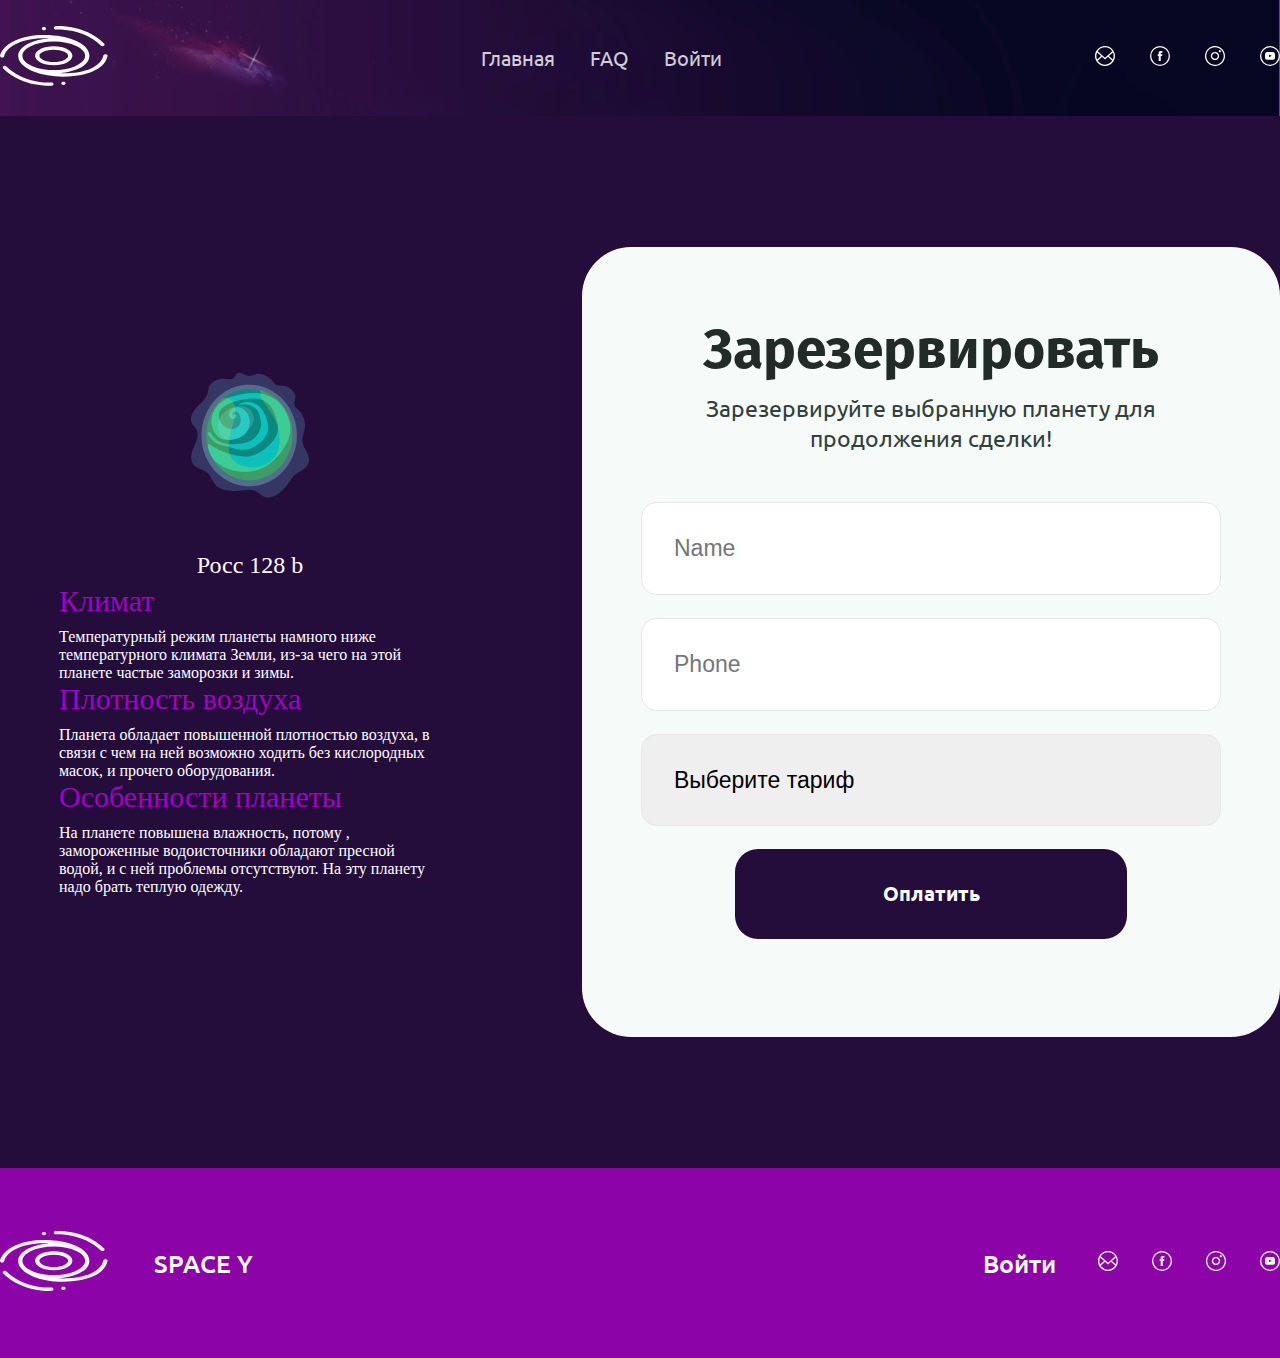
<file: planet4/planetfirst.html>
<!DOCTYPE html>
<html lang="en">
<head>
    <meta charset="UTF-8">
    <meta http-equiv="X-UA-Compatible" content="IE=edge">
    <meta name="viewport" content="width=device-width, initial-scale=1.0">
    <title>Document</title>
    <link rel="stylesheet" href="css/style.css">
    <link rel="preconnect" href="https://fonts.googleapis.com">
    <link rel="preconnect" href="https://fonts.gstatic.com" crossorigin>
    <link href="https://fonts.googleapis.com/css2?family=Fira+Sans:wght@100;200;300;400;500;600;700;800;900&family=Ubuntu:wght@300;400;500;700&display=swap" rel="stylesheet">
    <link href="https://cdn.jsdelivr.net/npm/bootstrap@5.1.0/dist/css/bootstrap.min.css" rel="stylesheet" integrity="sha384-KyZXEAg3QhqLMpG8r+8fhAXLRk2vvoC2f3B09zVXn8CA5QIVfZOJ3BCsw2P0p/We" crossorigin="anonymous">

</head>

<body>
    <header>
        <nav class="container flex-header">
            <div class="logo">
                <a href="../index.html"><img src="img/logo.svg" alt="logo"></a>
            </div>
            <div class="links">
                <a href="../index.html"><p>Главная</p></a>
                <a href="../faq/index.html"><p>FAQ</p></a>
                <a href="form.html"><p class="nospace">Войти</p></a>
            </div>
            <div class="social">
                <a href="#"><img src="img/mail_fff.svg" alt="mail"></a>
                <a href="#"><img src="img/facebook_fff.svg" alt="FB"></a>
                <a href="#"><img src="img/insta_fff.svg" alt="insta"></a>
                <a href="#" class="nospace"><img src="img/telegram_fff.svg" alt="telegram"></a>
            </div>
        </nav>
    </header>    

    <main>
        <div class="flex container">
            <div class="planetinfo">
                <img src="../img/planets (7).png" alt="planet">
                <h2>Росс 128 b</h2>
                <h3>Климат</h3>
                <p>Температурный режим планеты намного ниже температурного климата Земли, из-за чего на этой планете частые заморозки и зимы.</p>
                <h3>Плотность воздуха</h3>
                <p>Планета обладает повышенной плотностью воздуха, в связи с чем на ней возможно ходить без кислородных масок, и прочего оборудования.</p>
                <h3>Особенности планеты</h3>
                <p>На планете повышена влажность, потому , замороженные водоисточники обладают пресной водой, и с ней проблемы отсутствуют. На эту планету надо брать теплую одежду.</p>
            </div>
            <div class="formaa">
                <div class="forma">
                    <h1>Зарезервировать</h1>
                    <p>Зарезервируйте выбранную планету для продолжения сделки!</p>
                
                    <label for="email"></label>
                    <input type="text" placeholder="Name" name="email" required class="emailform">
                    <input type="text" placeholder="Phone" name="email" required class="emailform">
                    <select name="tarif" class="emailform dop">
                        <option value="" disabled selected hidden>Выберите тариф</option>
                        <option value="LITE">LITE</option>
                        <option value="NORMAL">NORMAL</option>
                        <option value="DELUXE">DELUXE</option>
                      </select>
                </div>
                <button class="btn"><p>Оплатить</p></button>
            </div>
        </div>
    </main>

    <footer>
        <div class="container footer-wrapper">
            <div class="footer-logo">
                <a href="../index.html"><img src="img/logo.svg" alt="logo"></a>
                <p>space y</p>
            </div>
            <div class="footer-contact">
                <a href="../formstyle/form.html" class="footercntct"><p>Войти</p></a>
                <div class="social">
                    <a href="#"><img src="img/mail_fff.svg" alt="mail"></a>
                    <a href="#"><img src="img/facebook_fff.svg" alt="FB"></a>
                    <a href="#"><img src="img/insta_fff.svg" alt="insta"></a>
                    <a href="#" ><img src="img/telegram_fff.svg" alt="telegram" class="nospace"></a>
                </div>
            </div>
        </div>
    </footer>
</body>
</html>
</file>
<file: css/style.css>
* {
  margin: 0;
  padding: 0;
  -webkit-box-sizing: border-box;
          box-sizing: border-box;
}

.container {
  max-width: 1281px;
  margin: auto;
}

header {
  padding: 26px 0;
  background-image: url(../img/bg-image-wrapper.png);
  background-repeat: no-repeat;
  background-size: cover;
}

header .social {
  display: -webkit-box;
  display: -ms-flexbox;
  display: flex;
  -webkit-box-orient: horizontal;
  -webkit-box-direction: normal;
      -ms-flex-direction: row;
          flex-direction: row;
  -webkit-box-pack: justify;
      -ms-flex-pack: justify;
          justify-content: space-between;
  -webkit-box-align: center;
      -ms-flex-align: center;
          align-items: center;
}

header .social .nospace img {
  margin-right: 0;
}

header .social img {
  margin-right: 35px;
}

header .links {
  display: -webkit-box;
  display: -ms-flexbox;
  display: flex;
  -webkit-box-orient: horizontal;
  -webkit-box-direction: normal;
      -ms-flex-direction: row;
          flex-direction: row;
  -webkit-box-pack: justify;
      -ms-flex-pack: justify;
          justify-content: space-between;
  -webkit-box-align: center;
      -ms-flex-align: center;
          align-items: center;
}

@media (max-width: 773px) {
  header .links {
    margin-bottom: 20px;
  }
}

header .links .nospace {
  margin-right: 0;
}

header .links a {
  text-decoration: none;
}

header .links p {
  margin-right: 35px;
  margin-bottom: 0;
  color: white;
  font-family: "Ubuntu", sans-serif;
  font-weight: 400;
  line-height: 140%;
  font-size: 20px;
  opacity: 80%;
}

header .links p:hover {
  opacity: 100%;
  border-bottom: 1px solid white;
}

header .logo {
  margin-right: 533px;
}

header .logo img {
  width: 107.56px;
  height: 59.91px;
  -webkit-animation-name: blick;
          animation-name: blick;
  -webkit-animation-duration: 2s;
          animation-duration: 2s;
  -webkit-animation-fill-mode: forwards;
          animation-fill-mode: forwards;
  -webkit-animation-iteration-count: infinite;
          animation-iteration-count: infinite;
}

@media (max-width: 1460px) {
  header .logo {
    margin-right: 0px;
  }
}

@media (max-width: 773px) {
  header .logo {
    margin-right: 0px;
    margin-bottom: 20px;
  }
}

header .flex-header {
  display: -webkit-box;
  display: -ms-flexbox;
  display: flex;
  -webkit-box-orient: horizontal;
  -webkit-box-direction: normal;
      -ms-flex-direction: row;
          flex-direction: row;
  -webkit-box-pack: justify;
      -ms-flex-pack: justify;
          justify-content: space-between;
  -webkit-box-align: center;
      -ms-flex-align: center;
          align-items: center;
}

@media (max-width: 773px) {
  header .flex-header {
    display: -webkit-box;
    display: -ms-flexbox;
    display: flex;
    -webkit-box-orient: vertical;
    -webkit-box-direction: normal;
        -ms-flex-direction: column;
            flex-direction: column;
    -webkit-box-pack: center;
        -ms-flex-pack: center;
            justify-content: center;
    -webkit-box-align: center;
        -ms-flex-align: center;
            align-items: center;
  }
}

header .headerpart {
  padding-top: 7%;
  padding-bottom: 18%;
  text-align: left;
}

@media (max-width: 500px) {
  header .headerpart {
    padding-bottom: 39px;
  }
}

header .headerpart .button a {
  padding: 16px 51px;
  background: -webkit-gradient(linear, left bottom, right top, from(#6E227E), to(#E110C3));
  background: linear-gradient(to top right, #6E227E, #E110C3);
  border-radius: 39px;
  text-decoration: none;
  font-family: "Ubuntu", sans-serif;
  line-height: 155.9%;
  font-size: 30px;
  font-weight: 500;
  color: white;
  -webkit-transition: 1s;
  transition: 1s;
}

header .headerpart .button a:hover {
  background: -webkit-gradient(linear, right top, left bottom, from(#6E227E), to(#E110C3));
  background: linear-gradient(to bottom left, #6E227E, #E110C3);
}

@media (max-width: 370px) {
  header .headerpart .button a {
    font-size: 20px;
  }
}

header .headerpart .ltltext {
  color: #E110C3;
  line-height: 155.9%;
  font-family: "Ubuntu", sans-serif;
  font-size: 19px;
  font-weight: 400;
  margin-bottom: 0;
}

@media (max-width: 441px) {
  header .headerpart .ltltext {
    font-size: 15px;
  }
}

header .headerpart h1 {
  font-family: "Fira Sans", sans-serif;
  color: white;
  font-size: 106px;
  letter-spacing: 4.5px;
  margin-bottom: 13px;
  font-weight: 700;
}

@media (max-width: 441px) {
  header .headerpart h1 {
    font-size: 60px;
  }
}

header .headerpart .undrh {
  line-height: 155.9%;
  font-family: "Ubuntu", sans-serif;
  color: white;
  font-size: 24px;
  margin-bottom: 76px;
}

@media (max-width: 441px) {
  header .headerpart .undrh {
    font-size: 17px;
  }
}

.img-topper {
  position: fixed;
  z-index: 100;
  max-width: 70px;
  bottom: 25px;
  right: 25px;
  -webkit-transition: 0.3s;
  transition: 0.3s;
}

.img-topper:hover {
  -webkit-filter: brightness(2);
          filter: brightness(2);
}

@media (max-width: 900px) {
  .img-topper {
    display: none;
  }
}

main .first-page {
  padding: 143px 0;
  background: -webkit-gradient(linear, left bottom, left top, color-stop(30%, #6E227E), color-stop(70%, black));
  background: linear-gradient(to top, #6E227E 30%, black 70%);
  height: 855px;
  position: relative;
  z-index: 5;
}

@media (max-width: 800px) {
  main .first-page {
    padding-bottom: 100px;
    height: auto;
  }
}

main .first-page .carousel {
  text-align: center;
}

main .first-page .carousel .carousel-control-next, main .first-page .carousel .carousel-control-prev {
  -webkit-box-align: normal;
      -ms-flex-align: normal;
          align-items: normal;
}

main .first-page .carousel .carousel-control-next-icon, main .first-page .carousel .carousel-control-prev-icon {
  width: 102px;
  height: 102px;
}

main .first-page .carousel img {
  max-width: 179px;
  max-height: 179px;
  margin-bottom: 58px;
}

main .first-page .carousel p {
  color: white;
  max-width: 948px;
  font-family: "Ubuntu", sans-serif;
  font-size: 24px;
  font-weight: 400;
  line-height: 155.9%;
  margin: auto;
}

@media (max-width: 400px) {
  main .first-page .carousel p {
    font-size: auto;
  }
}

main .first-page .carousel h2 {
  font-family: "Fira Sans", sans-serif;
  color: #DCDCDC;
  font-size: 50px;
  font-weight: 500;
  margin-bottom: 50px;
}

main .secound-page {
  text-align: center;
  padding: 143px 0;
  background-color: black;
  position: relative;
}

main .secound-page h2 {
  color: white;
  font-size: 50px;
  font-family: "Fira Sans", sans-serif;
  font-weight: 500;
  margin-bottom: 84px;
  z-index: 2;
  position: relative;
}

@media (max-width: 800px) {
  main .secound-page h2 {
    -webkit-text-stroke: 1px black;
    -webkit-text-fill-color: white;
  }
}

main .secound-page .cardsflex {
  display: -webkit-box;
  display: -ms-flexbox;
  display: flex;
  -webkit-box-orient: horizontal;
  -webkit-box-direction: normal;
      -ms-flex-direction: row;
          flex-direction: row;
  -webkit-box-pack: justify;
      -ms-flex-pack: justify;
          justify-content: space-between;
  -webkit-box-align: center;
      -ms-flex-align: center;
          align-items: center;
  z-index: 2;
}

@media (max-width: 800px) {
  main .secound-page .cardsflex {
    display: -webkit-box;
    display: -ms-flexbox;
    display: flex;
    -webkit-box-orient: vertical;
    -webkit-box-direction: normal;
        -ms-flex-direction: column;
            flex-direction: column;
    -webkit-box-pack: center;
        -ms-flex-pack: center;
            justify-content: center;
    -webkit-box-align: center;
        -ms-flex-align: center;
            align-items: center;
  }
}

main .secound-page .cardsp {
  background-color: white;
  margin-right: 30px;
  padding: 55px 35px 47px;
  border-radius: 10px;
  z-index: 2;
  width: 500px;
  height: 579px;
}

main .secound-page .cardsp:hover {
  -webkit-box-shadow: 0 0 25px 0 white;
          box-shadow: 0 0 25px 0 white;
}

main .secound-page .cardsp:hover img {
  -webkit-transform: scale(1.05);
          transform: scale(1.05);
}

@media (max-width: 1000px) {
  main .secound-page .cardsp {
    width: auto;
    max-height: 800px;
    height: auto;
  }
}

@media (max-width: 800px) {
  main .secound-page .cardsp {
    padding: auto;
    margin-right: 0;
    margin-top: 20px;
  }
}

main .secound-page .cardsp img {
  margin-bottom: 47px;
  -webkit-transition: 0.5s;
  transition: 0.5s;
}

main .secound-page .cardsp h3 {
  margin-bottom: 40px;
  font-family: "Fira Sans", sans-serif;
  color: #8C04A8;
  font-size: 36px;
  font-weight: 500;
}

main .secound-page .pcard {
  text-align: left;
}

main .secound-page .pcard p {
  color: black;
  font-family: "Ubuntu", sans-serif;
  line-height: 148.9%;
  font-size: 18px;
}

main .secound-page .nospace {
  margin-right: 0;
}

main .secound-page .spuntpos {
  position: absolute;
  left: -229px;
  top: 108px;
  z-index: 1;
  -webkit-animation-name: slidesputn;
          animation-name: slidesputn;
  -webkit-animation-duration: 50s;
          animation-duration: 50s;
  -webkit-animation-iteration-count: infinite;
          animation-iteration-count: infinite;
  overflow: hidden;
}

@media (max-width: 884px) {
  main .secound-page .spuntpos {
    -webkit-animation-name: none;
            animation-name: none;
  }
}

@media (max-width: 400px) {
  main .secound-page .spuntpos img {
    width: 80%;
  }
}

main .third-page {
  background-color: black;
  padding: 11px 0 152px;
  position: relative;
}

main .third-page h2 {
  color: white;
  font-family: "Fira Sans", sans-serif;
  font-size: 50px;
  margin-bottom: 105px;
  font-weight: 500;
  position: relative;
  text-align: center;
}

@media (max-width: 1100px) {
  main .third-page h2 {
    z-index: 100;
  }
}

main .third-page .asteroidspos {
  position: absolute;
  right: 2px;
  top: 0px;
  -webkit-animation-name: slide-asteroids;
          animation-name: slide-asteroids;
  -webkit-animation-duration: 50s;
          animation-duration: 50s;
  -webkit-animation-iteration-count: infinite;
          animation-iteration-count: infinite;
}

@media (max-width: 884px) {
  main .third-page .asteroidspos {
    -webkit-animation-name: none;
            animation-name: none;
  }
}

main .third-page .asteroidspos img {
  overflow: hidden;
}

main .third-page .listof {
  display: -webkit-box;
  display: -ms-flexbox;
  display: flex;
  -webkit-box-orient: vertical;
  -webkit-box-direction: normal;
      -ms-flex-direction: column;
          flex-direction: column;
  -webkit-box-pack: center;
      -ms-flex-pack: center;
          justify-content: center;
  -webkit-box-align: center;
      -ms-flex-align: center;
          align-items: center;
  width: 843px;
  height: 501px;
  background-color: white;
  border-radius: 10px;
  z-index: 100;
  position: relative;
}

@media (max-width: 1000px) {
  main .third-page .listof {
    width: auto;
  }
}

@media (max-width: 524px) {
  main .third-page .listof {
    height: auto;
  }
}

main .third-page .listoff {
  display: -webkit-box;
  display: -ms-flexbox;
  display: flex;
  -webkit-box-orient: horizontal;
  -webkit-box-direction: normal;
      -ms-flex-direction: row;
          flex-direction: row;
  -webkit-box-pack: justify;
      -ms-flex-pack: justify;
          justify-content: space-between;
  -webkit-box-align: center;
      -ms-flex-align: center;
          align-items: center;
  margin-bottom: 42px;
  padding: 0 103px 0 66px;
}

@media (max-width: 524px) {
  main .third-page .listoff {
    display: -webkit-box;
    display: -ms-flexbox;
    display: flex;
    -webkit-box-orient: vertical;
    -webkit-box-direction: normal;
        -ms-flex-direction: column;
            flex-direction: column;
    -webkit-box-pack: center;
        -ms-flex-pack: center;
            justify-content: center;
    -webkit-box-align: center;
        -ms-flex-align: center;
            align-items: center;
    margin: 20px 0 20px;
    padding: 0 10% 0 10%;
  }
}

main .third-page .listoff img {
  margin-right: 30px;
}

@media (max-width: 524px) {
  main .third-page .listoff img {
    margin-right: 0;
  }
}

main .third-page .nospace {
  margin-bottom: 0;
}

main .forth-page {
  padding: 7px 0 103.17px;
  height: 898px;
  text-align: center;
  position: relative;
  background: -webkit-gradient(linear, left top, left bottom, from(black), to(#6E227E));
  background: linear-gradient(to bottom, black, #6E227E);
}

@media (max-width: 1460px) {
  main .forth-page {
    height: 900px;
  }
}

@media (max-width: 1000px) {
  main .forth-page {
    height: auto;
  }
}

main .forth-page .podsk {
  display: inline-block;
  background-color: white;
  border-radius: 10px;
  white-space: nowrap;
  position: absolute;
  right: -15%;
  top: -40%;
  opacity: 0;
  -webkit-transition: 0.5s;
  transition: 0.5s;
}

main .forth-page .podsk::before, main .forth-page .podsk::after {
  content: '';
  position: absolute;
  left: 20px;
  bottom: -20px;
  border: 10px solid transparent;
  border-top: 10px solid white;
}

main .forth-page .podsk p {
  color: black;
  font-family: "Ubuntu", sans-serif;
  font-size: 25px;
  padding: 10px 20px;
  margin-bottom: 0;
}

main .forth-page h2 {
  font-size: 50px;
  font-family: "Fira Sans", sans-serif;
  font-weight: 500;
  color: white;
  padding-bottom: 87px;
}

@media (max-width: 1460px) {
  main .forth-page h2 {
    padding-bottom: 0;
  }
}

@media (max-width: 1000px) {
  main .forth-page h2 {
    padding-bottom: 45px;
  }
}

@media (max-width: 1000px) {
  main .forth-page .planets {
    display: -webkit-box;
    display: -ms-flexbox;
    display: flex;
    -webkit-box-orient: vertical;
    -webkit-box-direction: normal;
        -ms-flex-direction: column;
            flex-direction: column;
    -webkit-box-pack: justify;
        -ms-flex-pack: justify;
            justify-content: space-between;
    -webkit-box-align: center;
        -ms-flex-align: center;
            align-items: center;
  }
}

main .forth-page .planets a {
  display: inline-block;
}

@media (max-width: 1000px) {
  main .forth-page .planets a {
    margin-bottom: 40px;
  }
}

main .forth-page .planets .fplanet {
  left: 268px;
  bottom: 205px;
  position: absolute;
  -webkit-transition: 0.5s;
  transition: 0.5s;
  z-index: 999;
}

main .forth-page .planets .fplanet:hover {
  -webkit-filter: saturate(0%);
          filter: saturate(0%);
}

main .forth-page .planets .fplanet:hover .podsk {
  opacity: 1;
}

@media (max-width: 1460px) {
  main .forth-page .planets .fplanet {
    left: 10%;
    bottom: 30%;
    -webkit-filter: saturate(0%);
            filter: saturate(0%);
  }
}

@media (max-width: 1000px) {
  main .forth-page .planets .fplanet {
    position: relative;
    left: 0;
    right: 0;
    display: block;
  }
}

main .forth-page .planets .splanet {
  left: 922px;
  bottom: 373px;
  position: absolute;
}

main .forth-page .planets .splanet img {
  -webkit-transition: 0.5s;
  transition: 0.5s;
}

main .forth-page .planets .splanet:hover img {
  -webkit-transform: scale(110%);
          transform: scale(110%);
}

main .forth-page .planets .splanet:hover .podsk {
  opacity: 1;
}

@media (max-width: 1460px) {
  main .forth-page .planets .splanet {
    left: 60%;
    bottom: 40%;
  }
}

@media (max-width: 1000px) {
  main .forth-page .planets .splanet {
    position: relative;
    left: 0;
    right: 0;
    display: block;
  }
}

main .forth-page .planets .tplanet {
  left: 1256px;
  bottom: 228px;
  position: absolute;
  -webkit-transition: 0.5s;
  transition: 0.5s;
}

main .forth-page .planets .tplanet .podsk {
  top: -20%;
  right: -20%;
}

@media (max-width: 1100px) {
  main .forth-page .planets .tplanet .podsk {
    top: -20%;
    right: 10%;
  }
}

main .forth-page .planets .tplanet:hover {
  -webkit-filter: saturate(0%);
          filter: saturate(0%);
}

main .forth-page .planets .tplanet:hover .podsk {
  opacity: 1;
}

@media (max-width: 1460px) {
  main .forth-page .planets .tplanet {
    left: 80%;
    bottom: 30%;
    -webkit-filter: saturate(0%);
            filter: saturate(0%);
  }
}

@media (max-width: 1000px) {
  main .forth-page .planets .tplanet {
    position: relative;
    left: 0;
    right: 0;
    display: block;
  }
}

main .forth-page .planets .foplanet {
  left: 725px;
  bottom: 103px;
  position: absolute;
  -webkit-transition: 0.5s;
  transition: 0.5s;
}

@media (max-width: 350px) {
  main .forth-page .planets .foplanet img {
    width: 80%;
  }
}

main .forth-page .planets .foplanet .podsk {
  top: -40%;
  right: 20%;
}

main .forth-page .planets .foplanet img {
  -webkit-transition: 0.5s;
  transition: 0.5s;
}

main .forth-page .planets .foplanet:hover img {
  -webkit-transform: scale(110%);
          transform: scale(110%);
}

main .forth-page .planets .foplanet:hover .podsk {
  opacity: 1;
}

@media (max-width: 1460px) {
  main .forth-page .planets .foplanet {
    left: 45%;
    bottom: 20%;
  }
}

@media (max-width: 1000px) {
  main .forth-page .planets .foplanet {
    position: relative;
    left: 0;
    right: 0;
    display: block;
  }
}

main .forth-page .planets .fftlanet {
  left: 518px;
  bottom: 157px;
  position: absolute;
  -webkit-transition: 0.5s;
  transition: 0.5s;
}

main .forth-page .planets .fftlanet:hover {
  -webkit-filter: saturate(0%);
          filter: saturate(0%);
}

main .forth-page .planets .fftlanet:hover .podsk {
  opacity: 1;
}

@media (max-width: 1460px) {
  main .forth-page .planets .fftlanet {
    left: 30%;
    bottom: 25%;
    -webkit-filter: saturate(0%);
            filter: saturate(0%);
  }
}

@media (max-width: 1000px) {
  main .forth-page .planets .fftlanet {
    position: relative;
    left: 0;
    right: 0;
    display: block;
  }
}

main .forth-page .planets .siplanet {
  left: 1193px;
  bottom: 615px;
  position: absolute;
  -webkit-transition: 0.5s;
  transition: 0.5s;
}

main .forth-page .planets .siplanet .podsk {
  top: -40%;
  right: 20%;
}

main .forth-page .planets .siplanet:hover {
  -webkit-filter: saturate(0%);
          filter: saturate(0%);
}

main .forth-page .planets .siplanet:hover .podsk {
  opacity: 1;
}

@media (max-width: 1460px) {
  main .forth-page .planets .siplanet {
    left: 75%;
    bottom: 60%;
    -webkit-filter: saturate(0%);
            filter: saturate(0%);
  }
}

@media (max-width: 1000px) {
  main .forth-page .planets .siplanet {
    position: relative;
    left: 0;
    right: 0;
    display: block;
  }
}

main .forth-page .planets .sevplanet {
  left: 1095px;
  bottom: 158px;
  position: absolute;
  -webkit-transition: 0.5s;
  transition: 0.5s;
}

main .forth-page .planets .sevplanet img {
  -webkit-transition: 0.5s;
  transition: 0.5s;
}

main .forth-page .planets .sevplanet:hover img {
  -webkit-transform: scale(110%);
          transform: scale(110%);
}

main .forth-page .planets .sevplanet:hover .podsk {
  opacity: 1;
}

@media (max-width: 1460px) {
  main .forth-page .planets .sevplanet {
    left: 70%;
    bottom: 23%;
  }
}

@media (max-width: 1000px) {
  main .forth-page .planets .sevplanet {
    position: relative;
    left: 0;
    right: 0;
    display: block;
  }
}

main .forth-page .planets .eplanet {
  left: 267px;
  bottom: 426px;
  position: absolute;
  -webkit-transition: 0.5s;
  transition: 0.5s;
}

main .forth-page .planets .eplanet:hover {
  -webkit-filter: saturate(0%);
          filter: saturate(0%);
}

main .forth-page .planets .eplanet:hover .podsk {
  opacity: 1;
}

@media (max-width: 1460px) {
  main .forth-page .planets .eplanet {
    left: 15%;
    bottom: 45%;
    -webkit-filter: saturate(0%);
            filter: saturate(0%);
  }
}

@media (max-width: 1000px) {
  main .forth-page .planets .eplanet {
    position: relative;
    left: 0;
    right: 0;
    display: block;
  }
}

main .forth-page .planets .nplanet {
  left: 549px;
  bottom: 532px;
  position: absolute;
  -webkit-transition: 0.5s;
  transition: 0.5s;
}

main .forth-page .planets .nplanet img {
  -webkit-transition: 0.5s;
  transition: 0.5s;
}

main .forth-page .planets .nplanet:hover img {
  -webkit-transform: scale(110%);
          transform: scale(110%);
}

main .forth-page .planets .nplanet:hover .podsk {
  opacity: 1;
}

@media (max-width: 1460px) {
  main .forth-page .planets .nplanet {
    left: 30%;
    bottom: 60%;
  }
}

@media (max-width: 1000px) {
  main .forth-page .planets .nplanet {
    position: relative;
    left: 0;
    right: 0;
    display: block;
  }
}

footer {
  padding: 63px 0;
  background-color: #8C04A8;
  text-align: center;
}

footer .footer-wrapper {
  display: -webkit-box;
  display: -ms-flexbox;
  display: flex;
  -webkit-box-orient: horizontal;
  -webkit-box-direction: normal;
      -ms-flex-direction: row;
          flex-direction: row;
  -webkit-box-pack: justify;
      -ms-flex-pack: justify;
          justify-content: space-between;
  -webkit-box-align: center;
      -ms-flex-align: center;
          align-items: center;
}

@media (max-width: 778px) {
  footer .footer-wrapper {
    display: -webkit-box;
    display: -ms-flexbox;
    display: flex;
    -webkit-box-orient: vertical;
    -webkit-box-direction: normal;
        -ms-flex-direction: column;
            flex-direction: column;
    -webkit-box-pack: center;
        -ms-flex-pack: center;
            justify-content: center;
    -webkit-box-align: center;
        -ms-flex-align: center;
            align-items: center;
  }
}

footer .footer-logo {
  display: -webkit-box;
  display: -ms-flexbox;
  display: flex;
  -webkit-box-orient: horizontal;
  -webkit-box-direction: normal;
      -ms-flex-direction: row;
          flex-direction: row;
  -webkit-box-pack: justify;
      -ms-flex-pack: justify;
          justify-content: space-between;
  -webkit-box-align: center;
      -ms-flex-align: center;
          align-items: center;
}

@media (max-width: 778px) {
  footer .footer-logo {
    display: -webkit-box;
    display: -ms-flexbox;
    display: flex;
    -webkit-box-orient: vertical;
    -webkit-box-direction: normal;
        -ms-flex-direction: column;
            flex-direction: column;
    -webkit-box-pack: center;
        -ms-flex-pack: center;
            justify-content: center;
    -webkit-box-align: center;
        -ms-flex-align: center;
            align-items: center;
    margin-bottom: 15px;
  }
}

footer .footer-logo img {
  margin-right: 46px;
}

@media (max-width: 778px) {
  footer .footer-logo img {
    margin-right: 0;
  }
}

footer .footer-logo p {
  color: white;
  text-transform: uppercase;
  font-size: 25px;
  font-family: "Ubuntu", sans-serif;
  font-weight: 500;
}

footer .footer-contact {
  display: -webkit-box;
  display: -ms-flexbox;
  display: flex;
  -webkit-box-orient: horizontal;
  -webkit-box-direction: normal;
      -ms-flex-direction: row;
          flex-direction: row;
  -webkit-box-pack: justify;
      -ms-flex-pack: justify;
          justify-content: space-between;
  -webkit-box-align: center;
      -ms-flex-align: center;
          align-items: center;
}

@media (max-width: 778px) {
  footer .footer-contact {
    display: -webkit-box;
    display: -ms-flexbox;
    display: flex;
    -webkit-box-orient: vertical;
    -webkit-box-direction: normal;
        -ms-flex-direction: column;
            flex-direction: column;
    -webkit-box-pack: center;
        -ms-flex-pack: center;
            justify-content: center;
    -webkit-box-align: center;
        -ms-flex-align: center;
            align-items: center;
  }
}

@media (max-width: 778px) {
  footer .footer-contact .footercntct {
    margin-bottom: 5px;
  }
}

footer .footer-contact a {
  text-decoration: none;
}

footer .footer-contact p {
  margin-right: 42px;
  color: white;
  font-size: 25px;
  font-family: "Ubuntu", sans-serif;
  font-weight: 500;
}

@media (max-width: 778px) {
  footer .footer-contact p {
    margin-right: 0;
  }
}

footer .footer-contact p:hover {
  opacity: 100%;
  border-bottom: 1px solid white;
}

footer .footer-contact .nospace {
  margin-right: 0;
}

footer .footer-contact img {
  margin-right: 30px;
}

footer p {
  margin-bottom: 0;
}

@-webkit-keyframes blick {
  0% {
    opacity: 0.01;
  }
  50% {
    opacity: 1;
  }
  100% {
    opacity: 0.01;
  }
}

@keyframes blick {
  0% {
    opacity: 0.01;
  }
  50% {
    opacity: 1;
  }
  100% {
    opacity: 0.01;
  }
}

@-webkit-keyframes slidesputn {
  0% {
    left: -229px;
    top: 108px;
  }
  50% {
    left: 40%;
    top: -1%;
  }
  100% {
    left: -229px;
    top: 108px;
  }
}

@keyframes slidesputn {
  0% {
    left: -229px;
    top: 108px;
  }
  50% {
    left: 40%;
    top: -1%;
  }
  100% {
    left: -229px;
    top: 108px;
  }
}

@-webkit-keyframes slide-asteroids {
  0% {
    right: 20px;
    top: 0px;
  }
  50% {
    right: 20%;
    top: 40%;
  }
  100% {
    right: 2px;
    top: 0px;
  }
}

@keyframes slide-asteroids {
  0% {
    right: 20px;
    top: 0px;
  }
  50% {
    right: 20%;
    top: 40%;
  }
  100% {
    right: 2px;
    top: 0px;
  }
}
/*# sourceMappingURL=style.css.map */
</file>
<file: faq/css/style.css>
* {
  -webkit-box-sizing: border-box;
          box-sizing: border-box;
  margin: 0;
  padding: 0;
}

.container {
  max-width: 1281px;
  margin: auto;
}

body header {
  padding: 26px 0;
  background-image: url(../img/bg-image-wrapper.png);
  background-repeat: no-repeat;
  background-size: cover;
}

body header .social {
  display: -webkit-box;
  display: -ms-flexbox;
  display: flex;
  -webkit-box-orient: horizontal;
  -webkit-box-direction: normal;
      -ms-flex-direction: row;
          flex-direction: row;
  -webkit-box-pack: justify;
      -ms-flex-pack: justify;
          justify-content: space-between;
  -webkit-box-align: center;
      -ms-flex-align: center;
          align-items: center;
}

body header .social .nospace img {
  margin-right: 0;
}

body header .social img {
  margin-right: 35px;
}

body header .links {
  display: -webkit-box;
  display: -ms-flexbox;
  display: flex;
  -webkit-box-orient: horizontal;
  -webkit-box-direction: normal;
      -ms-flex-direction: row;
          flex-direction: row;
  -webkit-box-pack: justify;
      -ms-flex-pack: justify;
          justify-content: space-between;
  -webkit-box-align: center;
      -ms-flex-align: center;
          align-items: center;
}

@media (max-width: 773px) {
  body header .links {
    margin-bottom: 20px;
  }
}

body header .links .nospace {
  margin-right: 0;
}

body header .links a {
  text-decoration: none;
}

body header .links p {
  margin-right: 35px;
  margin-bottom: 0;
  color: white;
  font-family: "Ubuntu", sans-serif;
  font-weight: 400;
  line-height: 140%;
  font-size: 20px;
  opacity: 80%;
}

body header .links p:hover {
  opacity: 100%;
  border-bottom: 1px solid white;
}

body header .logo {
  margin-right: 533px;
}

body header .logo img {
  width: 107.56px;
  height: 59.91px;
  -webkit-animation-name: blick;
          animation-name: blick;
  -webkit-animation-duration: 2s;
          animation-duration: 2s;
  -webkit-animation-fill-mode: forwards;
          animation-fill-mode: forwards;
  -webkit-animation-iteration-count: infinite;
          animation-iteration-count: infinite;
}

@media (max-width: 1460px) {
  body header .logo {
    margin-right: 0px;
  }
}

@media (max-width: 773px) {
  body header .logo {
    margin-right: 0px;
    margin-bottom: 20px;
  }
}

body header .flex-header {
  display: -webkit-box;
  display: -ms-flexbox;
  display: flex;
  -webkit-box-orient: horizontal;
  -webkit-box-direction: normal;
      -ms-flex-direction: row;
          flex-direction: row;
  -webkit-box-pack: justify;
      -ms-flex-pack: justify;
          justify-content: space-between;
  -webkit-box-align: center;
      -ms-flex-align: center;
          align-items: center;
}

@media (max-width: 773px) {
  body header .flex-header {
    display: -webkit-box;
    display: -ms-flexbox;
    display: flex;
    -webkit-box-orient: vertical;
    -webkit-box-direction: normal;
        -ms-flex-direction: column;
            flex-direction: column;
    -webkit-box-pack: center;
        -ms-flex-pack: center;
            justify-content: center;
    -webkit-box-align: center;
        -ms-flex-align: center;
            align-items: center;
  }
}

body header .headerpart {
  padding-top: 7%;
  min-height: 95vh;
  text-align: left;
}

@media (max-width: 500px) {
  body header .headerpart {
    padding-bottom: 39px;
  }
}

body header .headerpart .accordion-item {
  background-color: #671950;
  color: #fff;
}

body header .headerpart .accordion-button:not(.collapsed) {
  color: #fff;
}

body header .headerpart .accordion-button {
  background-color: #240d3b;
  color: white;
  font-size: 40px;
}

@media (max-width: 500px) {
  body header .headerpart .accordion-button {
    font-size: 20px !important;
  }
}

body header .headerpart .accordion-button:not(.collapsed)::after {
  background-image: url(../img/arrow.svg);
}

body header .headerpart .accordion-button::after {
  background-image: url(../img/arrow.svg);
}

body header .headerpart .accordion-button:focus {
  z-index: 3;
  border-color: none;
  outline: none;
  -webkit-box-shadow: none;
          box-shadow: none;
}

body header .headerpart .zagolovokac {
  display: inline-block;
  margin: auto;
  text-align: center;
  padding-bottom: 20px;
}

body header .headerpart .zagolovokac h2 {
  color: #fff;
  font-family: "Ubuntu", sans-serif;
  line-height: 155.9%;
  font-size: 50px;
  font-weight: 500;
  color: white;
}

body header .headerpart .button a {
  padding: 16px 51px;
  background: -webkit-gradient(linear, left bottom, right top, from(#6E227E), to(#E110C3));
  background: linear-gradient(to top right, #6E227E, #E110C3);
  border-radius: 39px;
  text-decoration: none;
  font-family: "Ubuntu", sans-serif;
  line-height: 155.9%;
  font-size: 30px;
  font-weight: 500;
  color: white;
  -webkit-transition: 1s;
  transition: 1s;
}

body header .headerpart .button a:hover {
  background: -webkit-gradient(linear, right top, left bottom, from(#6E227E), to(#E110C3));
  background: linear-gradient(to bottom left, #6E227E, #E110C3);
}

@media (max-width: 370px) {
  body header .headerpart .button a {
    font-size: 20px;
  }
}

body header .headerpart .ltltext {
  color: #E110C3;
  line-height: 155.9%;
  font-family: "Ubuntu", sans-serif;
  font-size: 19px;
  font-weight: 400;
  margin-bottom: 0;
}

@media (max-width: 441px) {
  body header .headerpart .ltltext {
    font-size: 15px;
  }
}

body header .headerpart h1 {
  font-family: "Fira Sans", sans-serif;
  color: white;
  font-size: 106px;
  letter-spacing: 4.5px;
  margin-bottom: 13px;
  font-weight: 700;
}

@media (max-width: 441px) {
  body header .headerpart h1 {
    font-size: 60px;
  }
}

body header .headerpart .undrh {
  line-height: 155.9%;
  font-family: "Ubuntu", sans-serif;
  color: white;
  font-size: 24px;
  margin-bottom: 76px;
}

@media (max-width: 441px) {
  body header .headerpart .undrh {
    font-size: 17px;
  }
}

body footer {
  padding: 63px 0;
  background-color: #8C04A8;
  text-align: center;
}

body footer .footer-wrapper {
  display: -webkit-box;
  display: -ms-flexbox;
  display: flex;
  -webkit-box-orient: horizontal;
  -webkit-box-direction: normal;
      -ms-flex-direction: row;
          flex-direction: row;
  -webkit-box-pack: justify;
      -ms-flex-pack: justify;
          justify-content: space-between;
  -webkit-box-align: center;
      -ms-flex-align: center;
          align-items: center;
}

@media (max-width: 778px) {
  body footer .footer-wrapper {
    display: -webkit-box;
    display: -ms-flexbox;
    display: flex;
    -webkit-box-orient: vertical;
    -webkit-box-direction: normal;
        -ms-flex-direction: column;
            flex-direction: column;
    -webkit-box-pack: center;
        -ms-flex-pack: center;
            justify-content: center;
    -webkit-box-align: center;
        -ms-flex-align: center;
            align-items: center;
  }
}

body footer .footer-logo {
  display: -webkit-box;
  display: -ms-flexbox;
  display: flex;
  -webkit-box-orient: horizontal;
  -webkit-box-direction: normal;
      -ms-flex-direction: row;
          flex-direction: row;
  -webkit-box-pack: justify;
      -ms-flex-pack: justify;
          justify-content: space-between;
  -webkit-box-align: center;
      -ms-flex-align: center;
          align-items: center;
}

@media (max-width: 778px) {
  body footer .footer-logo {
    display: -webkit-box;
    display: -ms-flexbox;
    display: flex;
    -webkit-box-orient: vertical;
    -webkit-box-direction: normal;
        -ms-flex-direction: column;
            flex-direction: column;
    -webkit-box-pack: center;
        -ms-flex-pack: center;
            justify-content: center;
    -webkit-box-align: center;
        -ms-flex-align: center;
            align-items: center;
    margin-bottom: 15px;
  }
}

body footer .footer-logo img {
  margin-right: 46px;
}

@media (max-width: 778px) {
  body footer .footer-logo img {
    margin-right: 0;
  }
}

body footer .footer-logo p {
  color: white;
  text-transform: uppercase;
  font-size: 25px;
  font-family: "Ubuntu", sans-serif;
  font-weight: 500;
}

body footer .footer-contact {
  display: -webkit-box;
  display: -ms-flexbox;
  display: flex;
  -webkit-box-orient: horizontal;
  -webkit-box-direction: normal;
      -ms-flex-direction: row;
          flex-direction: row;
  -webkit-box-pack: justify;
      -ms-flex-pack: justify;
          justify-content: space-between;
  -webkit-box-align: center;
      -ms-flex-align: center;
          align-items: center;
}

@media (max-width: 778px) {
  body footer .footer-contact {
    display: -webkit-box;
    display: -ms-flexbox;
    display: flex;
    -webkit-box-orient: vertical;
    -webkit-box-direction: normal;
        -ms-flex-direction: column;
            flex-direction: column;
    -webkit-box-pack: center;
        -ms-flex-pack: center;
            justify-content: center;
    -webkit-box-align: center;
        -ms-flex-align: center;
            align-items: center;
  }
}

@media (max-width: 778px) {
  body footer .footer-contact .footercntct {
    margin-bottom: 5px;
  }
}

body footer .footer-contact a {
  text-decoration: none;
}

body footer .footer-contact p {
  margin-right: 42px;
  color: white;
  font-size: 25px;
  font-family: "Ubuntu", sans-serif;
  font-weight: 500;
}

@media (max-width: 778px) {
  body footer .footer-contact p {
    margin-right: 0;
  }
}

body footer .footer-contact p:hover {
  opacity: 100%;
  border-bottom: 1px solid white;
}

body footer .footer-contact .nospace {
  margin-right: 0;
}

body footer .footer-contact img {
  margin-right: 30px;
}

body footer p {
  margin-bottom: 0;
}

@-webkit-keyframes blick {
  0% {
    opacity: 0.01;
  }
  50% {
    opacity: 1;
  }
  100% {
    opacity: 0.01;
  }
}

@keyframes blick {
  0% {
    opacity: 0.01;
  }
  50% {
    opacity: 1;
  }
  100% {
    opacity: 0.01;
  }
}
/*# sourceMappingURL=style.css.map */
</file>
<file: formstyle/css/style.css>
.container {
  max-width: 1281px;
  margin: auto;
}

* {
  margin: 0;
  -webkit-box-sizing: border-box;
          box-sizing: border-box;
  padding: 0;
  font-weight: 400;
}

body {
  background-color: #240d3b;
}

body header {
  padding: 26px 0;
  background-color: #671950;
  position: relative;
  z-index: 20;
}

body header .social {
  display: -webkit-box;
  display: -ms-flexbox;
  display: flex;
  -webkit-box-orient: horizontal;
  -webkit-box-direction: normal;
      -ms-flex-direction: row;
          flex-direction: row;
  -webkit-box-pack: justify;
      -ms-flex-pack: justify;
          justify-content: space-between;
  -webkit-box-align: center;
      -ms-flex-align: center;
          align-items: center;
}

body header .social .nospace img {
  margin-right: 0;
}

body header .social img {
  margin-right: 35px;
}

body header .links {
  display: -webkit-box;
  display: -ms-flexbox;
  display: flex;
  -webkit-box-orient: horizontal;
  -webkit-box-direction: normal;
      -ms-flex-direction: row;
          flex-direction: row;
  -webkit-box-pack: justify;
      -ms-flex-pack: justify;
          justify-content: space-between;
  -webkit-box-align: center;
      -ms-flex-align: center;
          align-items: center;
}

@media (max-width: 773px) {
  body header .links {
    margin-bottom: 20px;
  }
}

body header .links .nospace {
  margin-right: 0;
}

body header .links a {
  text-decoration: none;
}

body header .links p {
  margin-right: 35px;
  margin-bottom: 0;
  color: white;
  font-family: "Ubuntu", sans-serif;
  font-weight: 400;
  line-height: 140%;
  font-size: 20px;
  opacity: 80%;
}

body header .links p:hover {
  opacity: 100%;
  border-bottom: 1px solid white;
}

body header .logo {
  margin-right: 533px;
}

body header .logo img {
  width: 107.56px;
  height: 59.91px;
  -webkit-animation-name: blick;
          animation-name: blick;
  -webkit-animation-duration: 2s;
          animation-duration: 2s;
  -webkit-animation-fill-mode: forwards;
          animation-fill-mode: forwards;
  -webkit-animation-iteration-count: infinite;
          animation-iteration-count: infinite;
}

@media (max-width: 1460px) {
  body header .logo {
    margin-right: 0px;
  }
}

@media (max-width: 773px) {
  body header .logo {
    margin-right: 0px;
    margin-bottom: 20px;
  }
}

body header .flex-header {
  display: -webkit-box;
  display: -ms-flexbox;
  display: flex;
  -webkit-box-orient: horizontal;
  -webkit-box-direction: normal;
      -ms-flex-direction: row;
          flex-direction: row;
  -webkit-box-pack: justify;
      -ms-flex-pack: justify;
          justify-content: space-between;
  -webkit-box-align: center;
      -ms-flex-align: center;
          align-items: center;
}

@media (max-width: 773px) {
  body header .flex-header {
    display: -webkit-box;
    display: -ms-flexbox;
    display: flex;
    -webkit-box-orient: vertical;
    -webkit-box-direction: normal;
        -ms-flex-direction: column;
            flex-direction: column;
    -webkit-box-pack: center;
        -ms-flex-pack: center;
            justify-content: center;
    -webkit-box-align: center;
        -ms-flex-align: center;
            align-items: center;
  }
}

body main {
  position: relative;
  overflow: hidden;
}

body main .cub1 {
  position: absolute;
  left: -411px;
  top: -451px;
  overflow: hidden;
  -webkit-animation-name: rolling;
          animation-name: rolling;
  -webkit-animation-duration: 80s;
          animation-duration: 80s;
  -webkit-animation-iteration-count: infinite;
          animation-iteration-count: infinite;
}

@media (max-width: 600px) {
  body main .cub1 {
    display: none;
  }
}

body main .cub2 {
  position: absolute;
  bottom: -443px;
  overflow: hidden;
  right: -367px;
  -webkit-animation-name: rolling;
          animation-name: rolling;
  -webkit-animation-duration: 80s;
          animation-duration: 80s;
  -webkit-animation-iteration-count: infinite;
          animation-iteration-count: infinite;
}

@media (max-width: 600px) {
  body main .cub2 {
    display: none;
  }
}

body .formaa {
  position: relative;
  z-index: 10;
  width: 698px;
  margin: auto;
  background-color: #F6FBF9;
  margin: 131px auto;
  padding: 67px 59px 82px;
  text-align: center;
  border-radius: 49.09px;
}

@media (max-width: 700px) {
  body .formaa {
    width: auto;
    padding: 67px 15px 82px;
  }
}

body .formaa p {
  margin-bottom: 49px;
  color: #32403B;
  font-size: 23px;
  line-height: 29.9px;
  font-family: "Ubuntu", sans-serif;
}

@media (max-width: 600px) {
  body .formaa p {
    font-size: 15px;
  }
}

body .formaa h1 {
  margin-bottom: 7px;
  color: #212B27;
  font-size: 55.23px;
  line-height: 71.8px;
  font-family: "Fira Sans", sans-serif;
  font-weight: 700;
}

@media (max-width: 600px) {
  body .formaa h1 {
    font-size: 30px;
    white-space: nowrap;
  }
}

body .formaa .emailform {
  margin-bottom: 23.01px;
  padding: 32px;
  width: 100%;
  border-radius: 15.34px;
  outline: none;
  border: 1px solid #e6e6e6;
  font-size: 23px;
}

body .formaa .emailform:focus {
  border: 2px solid #671950;
}

body .formaa .emailform:focus::-webkit-input-placeholder {
  color: transparent;
  font-family: "Fira Sans", sans-serif;
}

body .formaa .emailform:focus:-ms-input-placeholder {
  color: transparent;
  font-family: "Fira Sans", sans-serif;
}

body .formaa .emailform:focus::-ms-input-placeholder {
  color: transparent;
  font-family: "Fira Sans", sans-serif;
}

body .formaa .emailform:focus::placeholder {
  color: transparent;
  font-family: "Fira Sans", sans-serif;
}

body .formaa .emailform::-webkit-input-placeholder {
  font-size: 23px;
}

body .formaa .emailform:-ms-input-placeholder {
  font-size: 23px;
}

body .formaa .emailform::-ms-input-placeholder {
  font-size: 23px;
}

body .formaa .emailform::placeholder {
  font-size: 23px;
}

@media (max-width: 600px) {
  body .formaa .emailform::-webkit-input-placeholder {
    font-size: 15px;
  }
  body .formaa .emailform:-ms-input-placeholder {
    font-size: 15px;
  }
  body .formaa .emailform::-ms-input-placeholder {
    font-size: 15px;
  }
  body .formaa .emailform::placeholder {
    font-size: 15px;
  }
}

body .formaa .passwordform {
  margin-bottom: 43px;
  padding: 32px;
  width: 100%;
  border-radius: 15.34px;
  outline: none;
  border: 1px solid #e6e6e6;
  font-size: 23px;
}

body .formaa .passwordform::-webkit-input-placeholder {
  font-size: 23px;
}

body .formaa .passwordform:-ms-input-placeholder {
  font-size: 23px;
}

body .formaa .passwordform::-ms-input-placeholder {
  font-size: 23px;
}

body .formaa .passwordform::placeholder {
  font-size: 23px;
}

@media (max-width: 600px) {
  body .formaa .passwordform::-webkit-input-placeholder {
    font-size: 15px;
  }
  body .formaa .passwordform:-ms-input-placeholder {
    font-size: 15px;
  }
  body .formaa .passwordform::-ms-input-placeholder {
    font-size: 15px;
  }
  body .formaa .passwordform::placeholder {
    font-size: 15px;
  }
}

body .formaa .passwordform:focus {
  border: 2px solid #671950;
}

body .formaa .passwordform:focus::-webkit-input-placeholder {
  color: transparent;
  font-family: "Ubuntu", sans-serif;
}

body .formaa .passwordform:focus:-ms-input-placeholder {
  color: transparent;
  font-family: "Ubuntu", sans-serif;
}

body .formaa .passwordform:focus::-ms-input-placeholder {
  color: transparent;
  font-family: "Ubuntu", sans-serif;
}

body .formaa .passwordform:focus::placeholder {
  color: transparent;
  font-family: "Ubuntu", sans-serif;
}

body .formaa .btn {
  background-color: #240d3b;
  padding: 23px 73px;
  width: 391.19px;
  height: 90.51px;
  outline: none;
  border: none;
  border-radius: 23.01px;
  margin-bottom: 16px;
  cursor: pointer;
  -webkit-transition: 0.3s;
  transition: 0.3s;
}

@media (max-width: 600px) {
  body .formaa .btn {
    width: auto;
    padding: 5px 20px;
  }
}

body .formaa .btn:hover {
  background-color: #671950;
}

body .formaa .btn p {
  margin-bottom: 0px;
  color: white;
  font-size: 20px;
  line-height: 43.9px;
  font-family: "Ubuntu", sans-serif;
  font-weight: 700;
  white-space: nowrap;
}

body .formaa .signin p {
  font-size: 21.48px;
  font-family: "Ubuntu", sans-serif;
}

@media (max-width: 600px) {
  body .formaa .signin p {
    font-size: 15px;
  }
}

body .formaa .signin a {
  color: #32403B;
  font-family: "Ubuntu", sans-serif;
}

footer {
  padding: 63px 0;
  position: relative;
  z-index: 20;
  background-color: #671950;
  text-align: center;
}

footer .footer-wrapper {
  display: -webkit-box;
  display: -ms-flexbox;
  display: flex;
  -webkit-box-orient: horizontal;
  -webkit-box-direction: normal;
      -ms-flex-direction: row;
          flex-direction: row;
  -webkit-box-pack: justify;
      -ms-flex-pack: justify;
          justify-content: space-between;
  -webkit-box-align: center;
      -ms-flex-align: center;
          align-items: center;
}

@media (max-width: 778px) {
  footer .footer-wrapper {
    display: -webkit-box;
    display: -ms-flexbox;
    display: flex;
    -webkit-box-orient: vertical;
    -webkit-box-direction: normal;
        -ms-flex-direction: column;
            flex-direction: column;
    -webkit-box-pack: center;
        -ms-flex-pack: center;
            justify-content: center;
    -webkit-box-align: center;
        -ms-flex-align: center;
            align-items: center;
  }
}

footer .footer-logo {
  display: -webkit-box;
  display: -ms-flexbox;
  display: flex;
  -webkit-box-orient: horizontal;
  -webkit-box-direction: normal;
      -ms-flex-direction: row;
          flex-direction: row;
  -webkit-box-pack: justify;
      -ms-flex-pack: justify;
          justify-content: space-between;
  -webkit-box-align: center;
      -ms-flex-align: center;
          align-items: center;
}

@media (max-width: 778px) {
  footer .footer-logo {
    display: -webkit-box;
    display: -ms-flexbox;
    display: flex;
    -webkit-box-orient: vertical;
    -webkit-box-direction: normal;
        -ms-flex-direction: column;
            flex-direction: column;
    -webkit-box-pack: center;
        -ms-flex-pack: center;
            justify-content: center;
    -webkit-box-align: center;
        -ms-flex-align: center;
            align-items: center;
    margin-bottom: 15px;
  }
}

footer .footer-logo img {
  margin-right: 46px;
}

@media (max-width: 778px) {
  footer .footer-logo img {
    margin-right: 0;
  }
}

footer .footer-logo p {
  color: white;
  text-transform: uppercase;
  font-size: 25px;
  font-family: "Ubuntu", sans-serif;
  font-weight: 500;
}

footer .footer-contact {
  display: -webkit-box;
  display: -ms-flexbox;
  display: flex;
  -webkit-box-orient: horizontal;
  -webkit-box-direction: normal;
      -ms-flex-direction: row;
          flex-direction: row;
  -webkit-box-pack: justify;
      -ms-flex-pack: justify;
          justify-content: space-between;
  -webkit-box-align: center;
      -ms-flex-align: center;
          align-items: center;
}

@media (max-width: 778px) {
  footer .footer-contact {
    display: -webkit-box;
    display: -ms-flexbox;
    display: flex;
    -webkit-box-orient: vertical;
    -webkit-box-direction: normal;
        -ms-flex-direction: column;
            flex-direction: column;
    -webkit-box-pack: center;
        -ms-flex-pack: center;
            justify-content: center;
    -webkit-box-align: center;
        -ms-flex-align: center;
            align-items: center;
  }
}

@media (max-width: 778px) {
  footer .footer-contact .footercntct {
    margin-bottom: 5px;
  }
}

footer .footer-contact a {
  text-decoration: none;
}

footer .footer-contact p {
  margin-right: 42px;
  color: white;
  font-size: 25px;
  font-family: "Ubuntu", sans-serif;
  font-weight: 500;
}

@media (max-width: 778px) {
  footer .footer-contact p {
    margin-right: 0;
  }
}

footer .footer-contact p:hover {
  opacity: 100%;
  border-bottom: 1px solid white;
}

footer .footer-contact .nospace {
  margin-right: 0;
}

footer .footer-contact img {
  margin-right: 30px;
}

footer p {
  margin-bottom: 0;
}

@-webkit-keyframes rolling {
  0% {
    -webkit-transform: rotate(0deg);
            transform: rotate(0deg);
  }
  100% {
    -webkit-transform: rotate(-360deg);
            transform: rotate(-360deg);
  }
}

@keyframes rolling {
  0% {
    -webkit-transform: rotate(0deg);
            transform: rotate(0deg);
  }
  100% {
    -webkit-transform: rotate(-360deg);
            transform: rotate(-360deg);
  }
}

@-webkit-keyframes blick {
  0% {
    opacity: 0.01;
  }
  50% {
    opacity: 1;
  }
  100% {
    opacity: 0.01;
  }
}

@keyframes blick {
  0% {
    opacity: 0.01;
  }
  50% {
    opacity: 1;
  }
  100% {
    opacity: 0.01;
  }
}
/*# sourceMappingURL=style.css.map */
</file>
<file: planet1/css/style.css>
.container {
  max-width: 1281px;
  margin: auto;
}

* {
  margin: 0;
  -webkit-box-sizing: border-box;
          box-sizing: border-box;
  padding: 0;
  font-weight: 400;
}

body {
  background-color: #240d3b;
}

header {
  padding: 26px 0;
  background-image: url(../img/bg-image-wrapper.png);
  background-repeat: no-repeat;
  background-size: cover;
  position: relative;
  z-index: 20;
}

header .social {
  display: -webkit-box;
  display: -ms-flexbox;
  display: flex;
  -webkit-box-orient: horizontal;
  -webkit-box-direction: normal;
      -ms-flex-direction: row;
          flex-direction: row;
  -webkit-box-pack: justify;
      -ms-flex-pack: justify;
          justify-content: space-between;
  -webkit-box-align: center;
      -ms-flex-align: center;
          align-items: center;
}

header .social .nospace img {
  margin-right: 0;
}

header .social img {
  margin-right: 35px;
}

header .links {
  display: -webkit-box;
  display: -ms-flexbox;
  display: flex;
  -webkit-box-orient: horizontal;
  -webkit-box-direction: normal;
      -ms-flex-direction: row;
          flex-direction: row;
  -webkit-box-pack: justify;
      -ms-flex-pack: justify;
          justify-content: space-between;
  -webkit-box-align: center;
      -ms-flex-align: center;
          align-items: center;
}

@media (max-width: 773px) {
  header .links {
    margin-bottom: 20px;
  }
}

header .links .nospace {
  margin-right: 0;
}

header .links a {
  text-decoration: none;
}

header .links p {
  margin-right: 35px;
  margin-bottom: 0;
  color: white;
  font-family: "Ubuntu", sans-serif;
  font-weight: 400;
  line-height: 140%;
  font-size: 20px;
  opacity: 80%;
}

header .links p:hover {
  opacity: 100%;
  border-bottom: 1px solid white;
}

header .logo {
  margin-right: 533px;
}

header .logo img {
  width: 107.56px;
  height: 59.91px;
  -webkit-animation-name: blick;
          animation-name: blick;
  -webkit-animation-duration: 2s;
          animation-duration: 2s;
  -webkit-animation-fill-mode: forwards;
          animation-fill-mode: forwards;
  -webkit-animation-iteration-count: infinite;
          animation-iteration-count: infinite;
}

@media (max-width: 1460px) {
  header .logo {
    margin-right: 0px;
  }
}

@media (max-width: 773px) {
  header .logo {
    margin-right: 0px;
    margin-bottom: 20px;
  }
}

header .flex-header {
  display: -webkit-box;
  display: -ms-flexbox;
  display: flex;
  -webkit-box-orient: horizontal;
  -webkit-box-direction: normal;
      -ms-flex-direction: row;
          flex-direction: row;
  -webkit-box-pack: justify;
      -ms-flex-pack: justify;
          justify-content: space-between;
  -webkit-box-align: center;
      -ms-flex-align: center;
          align-items: center;
}

@media (max-width: 773px) {
  header .flex-header {
    display: -webkit-box;
    display: -ms-flexbox;
    display: flex;
    -webkit-box-orient: vertical;
    -webkit-box-direction: normal;
        -ms-flex-direction: column;
            flex-direction: column;
    -webkit-box-pack: center;
        -ms-flex-pack: center;
            justify-content: center;
    -webkit-box-align: center;
        -ms-flex-align: center;
            align-items: center;
  }
}

main {
  background-color: #240d3b;
}

main .planetinfo {
  color: #fff;
  max-width: 500px;
  text-align: center;
  padding: 67px 59px 82px;
  border-radius: 49.09px;
}

main .planetinfo img {
  padding-bottom: 50px;
}

main .planetinfo p {
  text-align: left;
}

main .planetinfo h3 {
  text-align: left;
  font-size: 30px;
  margin-bottom: 10px;
  color: #a103c0;
}

main .planetinfo h2 {
  padding-bottom: 5px;
}

main .flex {
  display: -webkit-box;
  display: -ms-flexbox;
  display: flex;
  -webkit-box-orient: horizontal;
  -webkit-box-direction: normal;
      -ms-flex-direction: row;
          flex-direction: row;
  -webkit-box-pack: justify;
      -ms-flex-pack: justify;
          justify-content: space-between;
  -webkit-box-align: center;
      -ms-flex-align: center;
          align-items: center;
}

@media (max-width: 1008px) {
  main .flex {
    display: -webkit-box;
    display: -ms-flexbox;
    display: flex;
    -webkit-box-orient: vertical;
    -webkit-box-direction: normal;
        -ms-flex-direction: column;
            flex-direction: column;
    -webkit-box-pack: center;
        -ms-flex-pack: center;
            justify-content: center;
    -webkit-box-align: center;
        -ms-flex-align: center;
            align-items: center;
  }
}

main .formaa {
  position: relative;
  z-index: 10;
  width: 698px;
  margin: auto;
  background-color: #F6FBF9;
  margin: 131px 0;
  padding: 67px 59px 82px;
  text-align: center;
  border-radius: 49.09px;
}

@media (max-width: 700px) {
  main .formaa {
    width: auto;
    padding: 67px 15px 82px;
  }
}

main .formaa p {
  margin-bottom: 49px;
  color: #32403B;
  font-size: 23px;
  line-height: 29.9px;
  font-family: "Ubuntu", sans-serif;
}

@media (max-width: 600px) {
  main .formaa p {
    font-size: 15px;
  }
}

main .formaa h1 {
  margin-bottom: 7px;
  color: #212B27;
  font-size: 55.23px;
  line-height: 71.8px;
  font-family: "Fira Sans", sans-serif;
  font-weight: 700;
}

@media (max-width: 600px) {
  main .formaa h1 {
    font-size: 30px;
    white-space: nowrap;
  }
}

main .formaa .btn {
  background-color: #240d3b;
  padding: 23px 73px;
  width: 391.19px;
  height: 90.51px;
  outline: none;
  border: none;
  border-radius: 23.01px;
  margin-bottom: 16px;
  cursor: pointer;
  -webkit-transition: 0.3s;
  transition: 0.3s;
}

@media (max-width: 600px) {
  main .formaa .btn {
    width: auto;
    padding: 5px 20px;
  }
}

main .formaa .btn:hover {
  background-color: #671950;
}

main .formaa .btn p {
  margin-bottom: 0px;
  color: white;
  font-size: 20px;
  line-height: 43.9px;
  font-family: "Ubuntu", sans-serif;
  font-weight: 700;
  white-space: nowrap;
}

main .formaa .dop {
  outline: none;
}

main .formaa select {
  -webkit-appearance: none;
     -moz-appearance: none;
          appearance: none;
}

main .formaa .emailform {
  margin-bottom: 23.01px;
  padding: 32px;
  width: 100%;
  border-radius: 15.34px;
  outline: none;
  border: 1px solid #e6e6e6;
  font-size: 23px;
}

main .formaa .emailform:focus {
  border: 2px solid #671950;
}

main .formaa .emailform:focus::-webkit-input-placeholder {
  color: transparent;
  font-family: "Fira Sans", sans-serif;
}

main .formaa .emailform:focus:-ms-input-placeholder {
  color: transparent;
  font-family: "Fira Sans", sans-serif;
}

main .formaa .emailform:focus::-ms-input-placeholder {
  color: transparent;
  font-family: "Fira Sans", sans-serif;
}

main .formaa .emailform:focus::placeholder {
  color: transparent;
  font-family: "Fira Sans", sans-serif;
}

main .formaa .emailform::-webkit-input-placeholder {
  font-size: 23px;
}

main .formaa .emailform:-ms-input-placeholder {
  font-size: 23px;
}

main .formaa .emailform::-ms-input-placeholder {
  font-size: 23px;
}

main .formaa .emailform::placeholder {
  font-size: 23px;
}

@media (max-width: 600px) {
  main .formaa .emailform::-webkit-input-placeholder {
    font-size: 15px;
  }
  main .formaa .emailform:-ms-input-placeholder {
    font-size: 15px;
  }
  main .formaa .emailform::-ms-input-placeholder {
    font-size: 15px;
  }
  main .formaa .emailform::placeholder {
    font-size: 15px;
  }
}

main .formaa .passwordform {
  margin-bottom: 43px;
  padding: 32px;
  width: 100%;
  border-radius: 15.34px;
  outline: none;
  border: 1px solid #e6e6e6;
  font-size: 23px;
}

main .formaa .passwordform::-webkit-input-placeholder {
  font-size: 23px;
}

main .formaa .passwordform:-ms-input-placeholder {
  font-size: 23px;
}

main .formaa .passwordform::-ms-input-placeholder {
  font-size: 23px;
}

main .formaa .passwordform::placeholder {
  font-size: 23px;
}

@media (max-width: 600px) {
  main .formaa .passwordform::-webkit-input-placeholder {
    font-size: 15px;
  }
  main .formaa .passwordform:-ms-input-placeholder {
    font-size: 15px;
  }
  main .formaa .passwordform::-ms-input-placeholder {
    font-size: 15px;
  }
  main .formaa .passwordform::placeholder {
    font-size: 15px;
  }
}

main .formaa .passwordform:focus {
  border: 2px solid #671950;
}

main .formaa .passwordform:focus::-webkit-input-placeholder {
  color: transparent;
  font-family: "Ubuntu", sans-serif;
}

main .formaa .passwordform:focus:-ms-input-placeholder {
  color: transparent;
  font-family: "Ubuntu", sans-serif;
}

main .formaa .passwordform:focus::-ms-input-placeholder {
  color: transparent;
  font-family: "Ubuntu", sans-serif;
}

main .formaa .passwordform:focus::placeholder {
  color: transparent;
  font-family: "Ubuntu", sans-serif;
}

main .formaa .btn {
  background-color: #240d3b;
  padding: 23px 73px;
  width: 391.19px;
  height: 90.51px;
  outline: none;
  border: none;
  border-radius: 23.01px;
  margin-bottom: 16px;
  cursor: pointer;
  -webkit-transition: 0.3s;
  transition: 0.3s;
}

@media (max-width: 600px) {
  main .formaa .btn {
    width: auto;
    padding: 5px 20px;
  }
}

main .formaa .btn:hover {
  background-color: #671950;
}

main .formaa .btn p {
  margin-bottom: 0px;
  color: white;
  font-size: 20px;
  line-height: 43.9px;
  font-family: "Ubuntu", sans-serif;
  font-weight: 700;
  white-space: nowrap;
}

footer {
  padding: 63px 0;
  position: relative;
  z-index: 20;
  background-color: #8C04A8;
  text-align: center;
}

footer .footer-wrapper {
  display: -webkit-box;
  display: -ms-flexbox;
  display: flex;
  -webkit-box-orient: horizontal;
  -webkit-box-direction: normal;
      -ms-flex-direction: row;
          flex-direction: row;
  -webkit-box-pack: justify;
      -ms-flex-pack: justify;
          justify-content: space-between;
  -webkit-box-align: center;
      -ms-flex-align: center;
          align-items: center;
}

@media (max-width: 778px) {
  footer .footer-wrapper {
    display: -webkit-box;
    display: -ms-flexbox;
    display: flex;
    -webkit-box-orient: vertical;
    -webkit-box-direction: normal;
        -ms-flex-direction: column;
            flex-direction: column;
    -webkit-box-pack: center;
        -ms-flex-pack: center;
            justify-content: center;
    -webkit-box-align: center;
        -ms-flex-align: center;
            align-items: center;
  }
}

footer .footer-logo {
  display: -webkit-box;
  display: -ms-flexbox;
  display: flex;
  -webkit-box-orient: horizontal;
  -webkit-box-direction: normal;
      -ms-flex-direction: row;
          flex-direction: row;
  -webkit-box-pack: justify;
      -ms-flex-pack: justify;
          justify-content: space-between;
  -webkit-box-align: center;
      -ms-flex-align: center;
          align-items: center;
}

@media (max-width: 778px) {
  footer .footer-logo {
    display: -webkit-box;
    display: -ms-flexbox;
    display: flex;
    -webkit-box-orient: vertical;
    -webkit-box-direction: normal;
        -ms-flex-direction: column;
            flex-direction: column;
    -webkit-box-pack: center;
        -ms-flex-pack: center;
            justify-content: center;
    -webkit-box-align: center;
        -ms-flex-align: center;
            align-items: center;
    margin-bottom: 15px;
  }
}

footer .footer-logo img {
  margin-right: 46px;
}

@media (max-width: 778px) {
  footer .footer-logo img {
    margin-right: 0;
  }
}

footer .footer-logo p {
  color: white;
  text-transform: uppercase;
  font-size: 25px;
  font-family: "Ubuntu", sans-serif;
  font-weight: 500;
}

footer .footer-contact {
  display: -webkit-box;
  display: -ms-flexbox;
  display: flex;
  -webkit-box-orient: horizontal;
  -webkit-box-direction: normal;
      -ms-flex-direction: row;
          flex-direction: row;
  -webkit-box-pack: justify;
      -ms-flex-pack: justify;
          justify-content: space-between;
  -webkit-box-align: center;
      -ms-flex-align: center;
          align-items: center;
}

@media (max-width: 778px) {
  footer .footer-contact {
    display: -webkit-box;
    display: -ms-flexbox;
    display: flex;
    -webkit-box-orient: vertical;
    -webkit-box-direction: normal;
        -ms-flex-direction: column;
            flex-direction: column;
    -webkit-box-pack: center;
        -ms-flex-pack: center;
            justify-content: center;
    -webkit-box-align: center;
        -ms-flex-align: center;
            align-items: center;
  }
}

@media (max-width: 778px) {
  footer .footer-contact .footercntct {
    margin-bottom: 5px;
  }
}

footer .footer-contact a {
  text-decoration: none;
}

footer .footer-contact p {
  margin-right: 42px;
  color: white;
  font-size: 25px;
  font-family: "Ubuntu", sans-serif;
  font-weight: 500;
}

@media (max-width: 778px) {
  footer .footer-contact p {
    margin-right: 0;
  }
}

footer .footer-contact p:hover {
  opacity: 100%;
  border-bottom: 1px solid white;
}

footer .footer-contact .nospace {
  margin-right: 0;
}

footer .footer-contact img {
  margin-right: 30px;
}

footer p {
  margin-bottom: 0;
}

@-webkit-keyframes blick {
  0% {
    opacity: 0.01;
  }
  50% {
    opacity: 1;
  }
  100% {
    opacity: 0.01;
  }
}

@keyframes blick {
  0% {
    opacity: 0.01;
  }
  50% {
    opacity: 1;
  }
  100% {
    opacity: 0.01;
  }
}
/*# sourceMappingURL=style.css.map */
</file>
<file: planet2/css/style.css>
.container {
  max-width: 1281px;
  margin: auto;
}

* {
  margin: 0;
  -webkit-box-sizing: border-box;
          box-sizing: border-box;
  padding: 0;
  font-weight: 400;
}

body {
  background-color: #240d3b;
}

header {
  padding: 26px 0;
  background-image: url(../img/bg-image-wrapper.png);
  background-repeat: no-repeat;
  background-size: cover;
  position: relative;
  z-index: 20;
}

header .social {
  display: -webkit-box;
  display: -ms-flexbox;
  display: flex;
  -webkit-box-orient: horizontal;
  -webkit-box-direction: normal;
      -ms-flex-direction: row;
          flex-direction: row;
  -webkit-box-pack: justify;
      -ms-flex-pack: justify;
          justify-content: space-between;
  -webkit-box-align: center;
      -ms-flex-align: center;
          align-items: center;
}

header .social .nospace img {
  margin-right: 0;
}

header .social img {
  margin-right: 35px;
}

header .links {
  display: -webkit-box;
  display: -ms-flexbox;
  display: flex;
  -webkit-box-orient: horizontal;
  -webkit-box-direction: normal;
      -ms-flex-direction: row;
          flex-direction: row;
  -webkit-box-pack: justify;
      -ms-flex-pack: justify;
          justify-content: space-between;
  -webkit-box-align: center;
      -ms-flex-align: center;
          align-items: center;
}

@media (max-width: 773px) {
  header .links {
    margin-bottom: 20px;
  }
}

header .links .nospace {
  margin-right: 0;
}

header .links a {
  text-decoration: none;
}

header .links p {
  margin-right: 35px;
  margin-bottom: 0;
  color: white;
  font-family: "Ubuntu", sans-serif;
  font-weight: 400;
  line-height: 140%;
  font-size: 20px;
  opacity: 80%;
}

header .links p:hover {
  opacity: 100%;
  border-bottom: 1px solid white;
}

header .logo {
  margin-right: 533px;
}

header .logo img {
  width: 107.56px;
  height: 59.91px;
  -webkit-animation-name: blick;
          animation-name: blick;
  -webkit-animation-duration: 2s;
          animation-duration: 2s;
  -webkit-animation-fill-mode: forwards;
          animation-fill-mode: forwards;
  -webkit-animation-iteration-count: infinite;
          animation-iteration-count: infinite;
}

@media (max-width: 1460px) {
  header .logo {
    margin-right: 0px;
  }
}

@media (max-width: 773px) {
  header .logo {
    margin-right: 0px;
    margin-bottom: 20px;
  }
}

header .flex-header {
  display: -webkit-box;
  display: -ms-flexbox;
  display: flex;
  -webkit-box-orient: horizontal;
  -webkit-box-direction: normal;
      -ms-flex-direction: row;
          flex-direction: row;
  -webkit-box-pack: justify;
      -ms-flex-pack: justify;
          justify-content: space-between;
  -webkit-box-align: center;
      -ms-flex-align: center;
          align-items: center;
}

@media (max-width: 773px) {
  header .flex-header {
    display: -webkit-box;
    display: -ms-flexbox;
    display: flex;
    -webkit-box-orient: vertical;
    -webkit-box-direction: normal;
        -ms-flex-direction: column;
            flex-direction: column;
    -webkit-box-pack: center;
        -ms-flex-pack: center;
            justify-content: center;
    -webkit-box-align: center;
        -ms-flex-align: center;
            align-items: center;
  }
}

main {
  background-color: #240d3b;
}

main .planetinfo {
  color: #fff;
  max-width: 500px;
  text-align: center;
  padding: 67px 59px 82px;
  border-radius: 49.09px;
}

@media (max-width: 450px) {
  main .planetinfo {
    padding: 67px 10px 82px;
  }
}

main .planetinfo img {
  padding-bottom: 50px;
}

main .planetinfo p {
  text-align: left;
}

main .planetinfo h3 {
  text-align: left;
  font-size: 30px;
  margin-bottom: 10px;
  color: #a103c0;
}

main .planetinfo h2 {
  padding-bottom: 5px;
}

main .flex {
  display: -webkit-box;
  display: -ms-flexbox;
  display: flex;
  -webkit-box-orient: horizontal;
  -webkit-box-direction: normal;
      -ms-flex-direction: row;
          flex-direction: row;
  -webkit-box-pack: justify;
      -ms-flex-pack: justify;
          justify-content: space-between;
  -webkit-box-align: center;
      -ms-flex-align: center;
          align-items: center;
}

@media (max-width: 1008px) {
  main .flex {
    display: -webkit-box;
    display: -ms-flexbox;
    display: flex;
    -webkit-box-orient: vertical;
    -webkit-box-direction: normal;
        -ms-flex-direction: column;
            flex-direction: column;
    -webkit-box-pack: center;
        -ms-flex-pack: center;
            justify-content: center;
    -webkit-box-align: center;
        -ms-flex-align: center;
            align-items: center;
  }
}

main .formaa {
  position: relative;
  z-index: 10;
  width: 698px;
  margin: auto;
  background-color: #F6FBF9;
  margin: 131px 0;
  padding: 67px 59px 82px;
  text-align: center;
  border-radius: 49.09px;
}

@media (max-width: 700px) {
  main .formaa {
    width: auto;
    padding: 67px 15px 82px;
  }
}

main .formaa p {
  margin-bottom: 49px;
  color: #32403B;
  font-size: 23px;
  line-height: 29.9px;
  font-family: "Ubuntu", sans-serif;
}

@media (max-width: 600px) {
  main .formaa p {
    font-size: 15px;
  }
}

main .formaa h1 {
  margin-bottom: 7px;
  color: #212B27;
  font-size: 55.23px;
  line-height: 71.8px;
  font-family: "Fira Sans", sans-serif;
  font-weight: 700;
}

@media (max-width: 600px) {
  main .formaa h1 {
    font-size: 30px;
    white-space: nowrap;
  }
}

main .formaa .btn {
  background-color: #240d3b;
  padding: 23px 73px;
  width: 391.19px;
  height: 90.51px;
  outline: none;
  border: none;
  border-radius: 23.01px;
  margin-bottom: 16px;
  cursor: pointer;
  -webkit-transition: 0.3s;
  transition: 0.3s;
}

@media (max-width: 600px) {
  main .formaa .btn {
    width: auto;
    padding: 5px 20px;
  }
}

main .formaa .btn:hover {
  background-color: #671950;
}

main .formaa .btn p {
  margin-bottom: 0px;
  color: white;
  font-size: 20px;
  line-height: 43.9px;
  font-family: "Ubuntu", sans-serif;
  font-weight: 700;
  white-space: nowrap;
}

main .formaa .dop {
  outline: none;
}

main .formaa select {
  -webkit-appearance: none;
     -moz-appearance: none;
          appearance: none;
}

main .formaa .emailform {
  margin-bottom: 23.01px;
  padding: 32px;
  width: 100%;
  border-radius: 15.34px;
  outline: none;
  border: 1px solid #e6e6e6;
  font-size: 23px;
}

main .formaa .emailform:focus {
  border: 2px solid #671950;
}

main .formaa .emailform:focus::-webkit-input-placeholder {
  color: transparent;
  font-family: "Fira Sans", sans-serif;
}

main .formaa .emailform:focus:-ms-input-placeholder {
  color: transparent;
  font-family: "Fira Sans", sans-serif;
}

main .formaa .emailform:focus::-ms-input-placeholder {
  color: transparent;
  font-family: "Fira Sans", sans-serif;
}

main .formaa .emailform:focus::placeholder {
  color: transparent;
  font-family: "Fira Sans", sans-serif;
}

main .formaa .emailform::-webkit-input-placeholder {
  font-size: 23px;
}

main .formaa .emailform:-ms-input-placeholder {
  font-size: 23px;
}

main .formaa .emailform::-ms-input-placeholder {
  font-size: 23px;
}

main .formaa .emailform::placeholder {
  font-size: 23px;
}

@media (max-width: 600px) {
  main .formaa .emailform::-webkit-input-placeholder {
    font-size: 15px;
  }
  main .formaa .emailform:-ms-input-placeholder {
    font-size: 15px;
  }
  main .formaa .emailform::-ms-input-placeholder {
    font-size: 15px;
  }
  main .formaa .emailform::placeholder {
    font-size: 15px;
  }
}

main .formaa .passwordform {
  margin-bottom: 43px;
  padding: 32px;
  width: 100%;
  border-radius: 15.34px;
  outline: none;
  border: 1px solid #e6e6e6;
  font-size: 23px;
}

main .formaa .passwordform::-webkit-input-placeholder {
  font-size: 23px;
}

main .formaa .passwordform:-ms-input-placeholder {
  font-size: 23px;
}

main .formaa .passwordform::-ms-input-placeholder {
  font-size: 23px;
}

main .formaa .passwordform::placeholder {
  font-size: 23px;
}

@media (max-width: 600px) {
  main .formaa .passwordform::-webkit-input-placeholder {
    font-size: 15px;
  }
  main .formaa .passwordform:-ms-input-placeholder {
    font-size: 15px;
  }
  main .formaa .passwordform::-ms-input-placeholder {
    font-size: 15px;
  }
  main .formaa .passwordform::placeholder {
    font-size: 15px;
  }
}

main .formaa .passwordform:focus {
  border: 2px solid #671950;
}

main .formaa .passwordform:focus::-webkit-input-placeholder {
  color: transparent;
  font-family: "Ubuntu", sans-serif;
}

main .formaa .passwordform:focus:-ms-input-placeholder {
  color: transparent;
  font-family: "Ubuntu", sans-serif;
}

main .formaa .passwordform:focus::-ms-input-placeholder {
  color: transparent;
  font-family: "Ubuntu", sans-serif;
}

main .formaa .passwordform:focus::placeholder {
  color: transparent;
  font-family: "Ubuntu", sans-serif;
}

main .formaa .btn {
  background-color: #240d3b;
  padding: 23px 73px;
  width: 391.19px;
  height: 90.51px;
  outline: none;
  border: none;
  border-radius: 23.01px;
  margin-bottom: 16px;
  cursor: pointer;
  -webkit-transition: 0.3s;
  transition: 0.3s;
}

@media (max-width: 600px) {
  main .formaa .btn {
    width: auto;
    padding: 5px 20px;
  }
}

main .formaa .btn:hover {
  background-color: #671950;
}

main .formaa .btn p {
  margin-bottom: 0px;
  color: white;
  font-size: 20px;
  line-height: 43.9px;
  font-family: "Ubuntu", sans-serif;
  font-weight: 700;
  white-space: nowrap;
}

footer {
  padding: 63px 0;
  position: relative;
  z-index: 20;
  background-color: #8C04A8;
  text-align: center;
}

footer .footer-wrapper {
  display: -webkit-box;
  display: -ms-flexbox;
  display: flex;
  -webkit-box-orient: horizontal;
  -webkit-box-direction: normal;
      -ms-flex-direction: row;
          flex-direction: row;
  -webkit-box-pack: justify;
      -ms-flex-pack: justify;
          justify-content: space-between;
  -webkit-box-align: center;
      -ms-flex-align: center;
          align-items: center;
}

@media (max-width: 778px) {
  footer .footer-wrapper {
    display: -webkit-box;
    display: -ms-flexbox;
    display: flex;
    -webkit-box-orient: vertical;
    -webkit-box-direction: normal;
        -ms-flex-direction: column;
            flex-direction: column;
    -webkit-box-pack: center;
        -ms-flex-pack: center;
            justify-content: center;
    -webkit-box-align: center;
        -ms-flex-align: center;
            align-items: center;
  }
}

footer .footer-logo {
  display: -webkit-box;
  display: -ms-flexbox;
  display: flex;
  -webkit-box-orient: horizontal;
  -webkit-box-direction: normal;
      -ms-flex-direction: row;
          flex-direction: row;
  -webkit-box-pack: justify;
      -ms-flex-pack: justify;
          justify-content: space-between;
  -webkit-box-align: center;
      -ms-flex-align: center;
          align-items: center;
}

@media (max-width: 778px) {
  footer .footer-logo {
    display: -webkit-box;
    display: -ms-flexbox;
    display: flex;
    -webkit-box-orient: vertical;
    -webkit-box-direction: normal;
        -ms-flex-direction: column;
            flex-direction: column;
    -webkit-box-pack: center;
        -ms-flex-pack: center;
            justify-content: center;
    -webkit-box-align: center;
        -ms-flex-align: center;
            align-items: center;
    margin-bottom: 15px;
  }
}

footer .footer-logo img {
  margin-right: 46px;
}

@media (max-width: 778px) {
  footer .footer-logo img {
    margin-right: 0;
  }
}

footer .footer-logo p {
  color: white;
  text-transform: uppercase;
  font-size: 25px;
  font-family: "Ubuntu", sans-serif;
  font-weight: 500;
}

footer .footer-contact {
  display: -webkit-box;
  display: -ms-flexbox;
  display: flex;
  -webkit-box-orient: horizontal;
  -webkit-box-direction: normal;
      -ms-flex-direction: row;
          flex-direction: row;
  -webkit-box-pack: justify;
      -ms-flex-pack: justify;
          justify-content: space-between;
  -webkit-box-align: center;
      -ms-flex-align: center;
          align-items: center;
}

@media (max-width: 778px) {
  footer .footer-contact {
    display: -webkit-box;
    display: -ms-flexbox;
    display: flex;
    -webkit-box-orient: vertical;
    -webkit-box-direction: normal;
        -ms-flex-direction: column;
            flex-direction: column;
    -webkit-box-pack: center;
        -ms-flex-pack: center;
            justify-content: center;
    -webkit-box-align: center;
        -ms-flex-align: center;
            align-items: center;
  }
}

@media (max-width: 778px) {
  footer .footer-contact .footercntct {
    margin-bottom: 5px;
  }
}

footer .footer-contact a {
  text-decoration: none;
}

footer .footer-contact p {
  margin-right: 42px;
  color: white;
  font-size: 25px;
  font-family: "Ubuntu", sans-serif;
  font-weight: 500;
}

@media (max-width: 778px) {
  footer .footer-contact p {
    margin-right: 0;
  }
}

footer .footer-contact p:hover {
  opacity: 100%;
  border-bottom: 1px solid white;
}

footer .footer-contact .nospace {
  margin-right: 0;
}

footer .footer-contact img {
  margin-right: 30px;
}

footer p {
  margin-bottom: 0;
}

@-webkit-keyframes blick {
  0% {
    opacity: 0.01;
  }
  50% {
    opacity: 1;
  }
  100% {
    opacity: 0.01;
  }
}

@keyframes blick {
  0% {
    opacity: 0.01;
  }
  50% {
    opacity: 1;
  }
  100% {
    opacity: 0.01;
  }
}
/*# sourceMappingURL=style.css.map */
</file>
<file: planet3/css/style.css>
.container {
  max-width: 1281px;
  margin: auto;
}

* {
  margin: 0;
  -webkit-box-sizing: border-box;
          box-sizing: border-box;
  padding: 0;
  font-weight: 400;
}

body {
  background-color: #240d3b;
}

header {
  padding: 26px 0;
  background-image: url(../img/bg-image-wrapper.png);
  background-repeat: no-repeat;
  background-size: cover;
  position: relative;
  z-index: 20;
}

header .social {
  display: -webkit-box;
  display: -ms-flexbox;
  display: flex;
  -webkit-box-orient: horizontal;
  -webkit-box-direction: normal;
      -ms-flex-direction: row;
          flex-direction: row;
  -webkit-box-pack: justify;
      -ms-flex-pack: justify;
          justify-content: space-between;
  -webkit-box-align: center;
      -ms-flex-align: center;
          align-items: center;
}

header .social .nospace img {
  margin-right: 0;
}

header .social img {
  margin-right: 35px;
}

header .links {
  display: -webkit-box;
  display: -ms-flexbox;
  display: flex;
  -webkit-box-orient: horizontal;
  -webkit-box-direction: normal;
      -ms-flex-direction: row;
          flex-direction: row;
  -webkit-box-pack: justify;
      -ms-flex-pack: justify;
          justify-content: space-between;
  -webkit-box-align: center;
      -ms-flex-align: center;
          align-items: center;
}

@media (max-width: 773px) {
  header .links {
    margin-bottom: 20px;
  }
}

header .links .nospace {
  margin-right: 0;
}

header .links a {
  text-decoration: none;
}

header .links p {
  margin-right: 35px;
  margin-bottom: 0;
  color: white;
  font-family: "Ubuntu", sans-serif;
  font-weight: 400;
  line-height: 140%;
  font-size: 20px;
  opacity: 80%;
}

header .links p:hover {
  opacity: 100%;
  border-bottom: 1px solid white;
}

header .logo {
  margin-right: 533px;
}

header .logo img {
  width: 107.56px;
  height: 59.91px;
  -webkit-animation-name: blick;
          animation-name: blick;
  -webkit-animation-duration: 2s;
          animation-duration: 2s;
  -webkit-animation-fill-mode: forwards;
          animation-fill-mode: forwards;
  -webkit-animation-iteration-count: infinite;
          animation-iteration-count: infinite;
}

@media (max-width: 1460px) {
  header .logo {
    margin-right: 0px;
  }
}

@media (max-width: 773px) {
  header .logo {
    margin-right: 0px;
    margin-bottom: 20px;
  }
}

header .flex-header {
  display: -webkit-box;
  display: -ms-flexbox;
  display: flex;
  -webkit-box-orient: horizontal;
  -webkit-box-direction: normal;
      -ms-flex-direction: row;
          flex-direction: row;
  -webkit-box-pack: justify;
      -ms-flex-pack: justify;
          justify-content: space-between;
  -webkit-box-align: center;
      -ms-flex-align: center;
          align-items: center;
}

@media (max-width: 773px) {
  header .flex-header {
    display: -webkit-box;
    display: -ms-flexbox;
    display: flex;
    -webkit-box-orient: vertical;
    -webkit-box-direction: normal;
        -ms-flex-direction: column;
            flex-direction: column;
    -webkit-box-pack: center;
        -ms-flex-pack: center;
            justify-content: center;
    -webkit-box-align: center;
        -ms-flex-align: center;
            align-items: center;
  }
}

main {
  background-color: #240d3b;
}

main .planetinfo {
  color: #fff;
  max-width: 500px;
  text-align: center;
  padding: 67px 59px 82px;
  border-radius: 49.09px;
}

main .planetinfo img {
  padding-bottom: 50px;
}

main .planetinfo p {
  text-align: left;
}

main .planetinfo h3 {
  text-align: left;
  font-size: 30px;
  margin-bottom: 10px;
  color: #a103c0;
}

main .planetinfo h2 {
  padding-bottom: 5px;
}

main .flex {
  display: -webkit-box;
  display: -ms-flexbox;
  display: flex;
  -webkit-box-orient: horizontal;
  -webkit-box-direction: normal;
      -ms-flex-direction: row;
          flex-direction: row;
  -webkit-box-pack: justify;
      -ms-flex-pack: justify;
          justify-content: space-between;
  -webkit-box-align: center;
      -ms-flex-align: center;
          align-items: center;
}

@media (max-width: 1008px) {
  main .flex {
    display: -webkit-box;
    display: -ms-flexbox;
    display: flex;
    -webkit-box-orient: vertical;
    -webkit-box-direction: normal;
        -ms-flex-direction: column;
            flex-direction: column;
    -webkit-box-pack: center;
        -ms-flex-pack: center;
            justify-content: center;
    -webkit-box-align: center;
        -ms-flex-align: center;
            align-items: center;
  }
}

main .formaa {
  position: relative;
  z-index: 10;
  width: 698px;
  margin: auto;
  background-color: #F6FBF9;
  margin: 131px 0;
  padding: 67px 59px 82px;
  text-align: center;
  border-radius: 49.09px;
}

@media (max-width: 700px) {
  main .formaa {
    width: auto;
    padding: 67px 15px 82px;
  }
}

main .formaa p {
  margin-bottom: 49px;
  color: #32403B;
  font-size: 23px;
  line-height: 29.9px;
  font-family: "Ubuntu", sans-serif;
}

@media (max-width: 600px) {
  main .formaa p {
    font-size: 15px;
  }
}

main .formaa h1 {
  margin-bottom: 7px;
  color: #212B27;
  font-size: 55.23px;
  line-height: 71.8px;
  font-family: "Fira Sans", sans-serif;
  font-weight: 700;
}

@media (max-width: 600px) {
  main .formaa h1 {
    font-size: 30px;
    white-space: nowrap;
  }
}

main .formaa .btn {
  background-color: #240d3b;
  padding: 23px 73px;
  width: 391.19px;
  height: 90.51px;
  outline: none;
  border: none;
  border-radius: 23.01px;
  margin-bottom: 16px;
  cursor: pointer;
  -webkit-transition: 0.3s;
  transition: 0.3s;
}

@media (max-width: 600px) {
  main .formaa .btn {
    width: auto;
    padding: 5px 20px;
  }
}

main .formaa .btn:hover {
  background-color: #671950;
}

main .formaa .btn p {
  margin-bottom: 0px;
  color: white;
  font-size: 20px;
  line-height: 43.9px;
  font-family: "Ubuntu", sans-serif;
  font-weight: 700;
  white-space: nowrap;
}

main .formaa .dop {
  outline: none;
}

main .formaa select {
  -webkit-appearance: none;
     -moz-appearance: none;
          appearance: none;
}

main .formaa .emailform {
  margin-bottom: 23.01px;
  padding: 32px;
  width: 100%;
  border-radius: 15.34px;
  outline: none;
  border: 1px solid #e6e6e6;
  font-size: 23px;
}

main .formaa .emailform:focus {
  border: 2px solid #671950;
}

main .formaa .emailform:focus::-webkit-input-placeholder {
  color: transparent;
  font-family: "Fira Sans", sans-serif;
}

main .formaa .emailform:focus:-ms-input-placeholder {
  color: transparent;
  font-family: "Fira Sans", sans-serif;
}

main .formaa .emailform:focus::-ms-input-placeholder {
  color: transparent;
  font-family: "Fira Sans", sans-serif;
}

main .formaa .emailform:focus::placeholder {
  color: transparent;
  font-family: "Fira Sans", sans-serif;
}

main .formaa .emailform::-webkit-input-placeholder {
  font-size: 23px;
}

main .formaa .emailform:-ms-input-placeholder {
  font-size: 23px;
}

main .formaa .emailform::-ms-input-placeholder {
  font-size: 23px;
}

main .formaa .emailform::placeholder {
  font-size: 23px;
}

@media (max-width: 600px) {
  main .formaa .emailform::-webkit-input-placeholder {
    font-size: 15px;
  }
  main .formaa .emailform:-ms-input-placeholder {
    font-size: 15px;
  }
  main .formaa .emailform::-ms-input-placeholder {
    font-size: 15px;
  }
  main .formaa .emailform::placeholder {
    font-size: 15px;
  }
}

main .formaa .passwordform {
  margin-bottom: 43px;
  padding: 32px;
  width: 100%;
  border-radius: 15.34px;
  outline: none;
  border: 1px solid #e6e6e6;
  font-size: 23px;
}

main .formaa .passwordform::-webkit-input-placeholder {
  font-size: 23px;
}

main .formaa .passwordform:-ms-input-placeholder {
  font-size: 23px;
}

main .formaa .passwordform::-ms-input-placeholder {
  font-size: 23px;
}

main .formaa .passwordform::placeholder {
  font-size: 23px;
}

@media (max-width: 600px) {
  main .formaa .passwordform::-webkit-input-placeholder {
    font-size: 15px;
  }
  main .formaa .passwordform:-ms-input-placeholder {
    font-size: 15px;
  }
  main .formaa .passwordform::-ms-input-placeholder {
    font-size: 15px;
  }
  main .formaa .passwordform::placeholder {
    font-size: 15px;
  }
}

main .formaa .passwordform:focus {
  border: 2px solid #671950;
}

main .formaa .passwordform:focus::-webkit-input-placeholder {
  color: transparent;
  font-family: "Ubuntu", sans-serif;
}

main .formaa .passwordform:focus:-ms-input-placeholder {
  color: transparent;
  font-family: "Ubuntu", sans-serif;
}

main .formaa .passwordform:focus::-ms-input-placeholder {
  color: transparent;
  font-family: "Ubuntu", sans-serif;
}

main .formaa .passwordform:focus::placeholder {
  color: transparent;
  font-family: "Ubuntu", sans-serif;
}

main .formaa .btn {
  background-color: #240d3b;
  padding: 23px 73px;
  width: 391.19px;
  height: 90.51px;
  outline: none;
  border: none;
  border-radius: 23.01px;
  margin-bottom: 16px;
  cursor: pointer;
  -webkit-transition: 0.3s;
  transition: 0.3s;
}

@media (max-width: 600px) {
  main .formaa .btn {
    width: auto;
    padding: 5px 20px;
  }
}

main .formaa .btn:hover {
  background-color: #671950;
}

main .formaa .btn p {
  margin-bottom: 0px;
  color: white;
  font-size: 20px;
  line-height: 43.9px;
  font-family: "Ubuntu", sans-serif;
  font-weight: 700;
  white-space: nowrap;
}

footer {
  padding: 63px 0;
  position: relative;
  z-index: 20;
  background-color: #8C04A8;
  text-align: center;
}

footer .footer-wrapper {
  display: -webkit-box;
  display: -ms-flexbox;
  display: flex;
  -webkit-box-orient: horizontal;
  -webkit-box-direction: normal;
      -ms-flex-direction: row;
          flex-direction: row;
  -webkit-box-pack: justify;
      -ms-flex-pack: justify;
          justify-content: space-between;
  -webkit-box-align: center;
      -ms-flex-align: center;
          align-items: center;
}

@media (max-width: 778px) {
  footer .footer-wrapper {
    display: -webkit-box;
    display: -ms-flexbox;
    display: flex;
    -webkit-box-orient: vertical;
    -webkit-box-direction: normal;
        -ms-flex-direction: column;
            flex-direction: column;
    -webkit-box-pack: center;
        -ms-flex-pack: center;
            justify-content: center;
    -webkit-box-align: center;
        -ms-flex-align: center;
            align-items: center;
  }
}

footer .footer-logo {
  display: -webkit-box;
  display: -ms-flexbox;
  display: flex;
  -webkit-box-orient: horizontal;
  -webkit-box-direction: normal;
      -ms-flex-direction: row;
          flex-direction: row;
  -webkit-box-pack: justify;
      -ms-flex-pack: justify;
          justify-content: space-between;
  -webkit-box-align: center;
      -ms-flex-align: center;
          align-items: center;
}

@media (max-width: 778px) {
  footer .footer-logo {
    display: -webkit-box;
    display: -ms-flexbox;
    display: flex;
    -webkit-box-orient: vertical;
    -webkit-box-direction: normal;
        -ms-flex-direction: column;
            flex-direction: column;
    -webkit-box-pack: center;
        -ms-flex-pack: center;
            justify-content: center;
    -webkit-box-align: center;
        -ms-flex-align: center;
            align-items: center;
    margin-bottom: 15px;
  }
}

footer .footer-logo img {
  margin-right: 46px;
}

@media (max-width: 778px) {
  footer .footer-logo img {
    margin-right: 0;
  }
}

footer .footer-logo p {
  color: white;
  text-transform: uppercase;
  font-size: 25px;
  font-family: "Ubuntu", sans-serif;
  font-weight: 500;
}

footer .footer-contact {
  display: -webkit-box;
  display: -ms-flexbox;
  display: flex;
  -webkit-box-orient: horizontal;
  -webkit-box-direction: normal;
      -ms-flex-direction: row;
          flex-direction: row;
  -webkit-box-pack: justify;
      -ms-flex-pack: justify;
          justify-content: space-between;
  -webkit-box-align: center;
      -ms-flex-align: center;
          align-items: center;
}

@media (max-width: 778px) {
  footer .footer-contact {
    display: -webkit-box;
    display: -ms-flexbox;
    display: flex;
    -webkit-box-orient: vertical;
    -webkit-box-direction: normal;
        -ms-flex-direction: column;
            flex-direction: column;
    -webkit-box-pack: center;
        -ms-flex-pack: center;
            justify-content: center;
    -webkit-box-align: center;
        -ms-flex-align: center;
            align-items: center;
  }
}

@media (max-width: 778px) {
  footer .footer-contact .footercntct {
    margin-bottom: 5px;
  }
}

footer .footer-contact a {
  text-decoration: none;
}

footer .footer-contact p {
  margin-right: 42px;
  color: white;
  font-size: 25px;
  font-family: "Ubuntu", sans-serif;
  font-weight: 500;
}

@media (max-width: 778px) {
  footer .footer-contact p {
    margin-right: 0;
  }
}

footer .footer-contact p:hover {
  opacity: 100%;
  border-bottom: 1px solid white;
}

footer .footer-contact .nospace {
  margin-right: 0;
}

footer .footer-contact img {
  margin-right: 30px;
}

footer p {
  margin-bottom: 0;
}

@-webkit-keyframes blick {
  0% {
    opacity: 0.01;
  }
  50% {
    opacity: 1;
  }
  100% {
    opacity: 0.01;
  }
}

@keyframes blick {
  0% {
    opacity: 0.01;
  }
  50% {
    opacity: 1;
  }
  100% {
    opacity: 0.01;
  }
}
/*# sourceMappingURL=style.css.map */
</file>
<file: planet4/css/style.css>
.container {
  max-width: 1281px;
  margin: auto;
}

* {
  margin: 0;
  -webkit-box-sizing: border-box;
          box-sizing: border-box;
  padding: 0;
  font-weight: 400;
}

body {
  background-color: #240d3b;
}

header {
  padding: 26px 0;
  background-image: url(../img/bg-image-wrapper.png);
  background-repeat: no-repeat;
  background-size: cover;
  position: relative;
  z-index: 20;
}

header .social {
  display: -webkit-box;
  display: -ms-flexbox;
  display: flex;
  -webkit-box-orient: horizontal;
  -webkit-box-direction: normal;
      -ms-flex-direction: row;
          flex-direction: row;
  -webkit-box-pack: justify;
      -ms-flex-pack: justify;
          justify-content: space-between;
  -webkit-box-align: center;
      -ms-flex-align: center;
          align-items: center;
}

header .social .nospace img {
  margin-right: 0;
}

header .social img {
  margin-right: 35px;
}

header .links {
  display: -webkit-box;
  display: -ms-flexbox;
  display: flex;
  -webkit-box-orient: horizontal;
  -webkit-box-direction: normal;
      -ms-flex-direction: row;
          flex-direction: row;
  -webkit-box-pack: justify;
      -ms-flex-pack: justify;
          justify-content: space-between;
  -webkit-box-align: center;
      -ms-flex-align: center;
          align-items: center;
}

@media (max-width: 773px) {
  header .links {
    margin-bottom: 20px;
  }
}

header .links .nospace {
  margin-right: 0;
}

header .links a {
  text-decoration: none;
}

header .links p {
  margin-right: 35px;
  margin-bottom: 0;
  color: white;
  font-family: "Ubuntu", sans-serif;
  font-weight: 400;
  line-height: 140%;
  font-size: 20px;
  opacity: 80%;
}

header .links p:hover {
  opacity: 100%;
  border-bottom: 1px solid white;
}

header .logo {
  margin-right: 533px;
}

header .logo img {
  width: 107.56px;
  height: 59.91px;
  -webkit-animation-name: blick;
          animation-name: blick;
  -webkit-animation-duration: 2s;
          animation-duration: 2s;
  -webkit-animation-fill-mode: forwards;
          animation-fill-mode: forwards;
  -webkit-animation-iteration-count: infinite;
          animation-iteration-count: infinite;
}

@media (max-width: 1460px) {
  header .logo {
    margin-right: 0px;
  }
}

@media (max-width: 773px) {
  header .logo {
    margin-right: 0px;
    margin-bottom: 20px;
  }
}

header .flex-header {
  display: -webkit-box;
  display: -ms-flexbox;
  display: flex;
  -webkit-box-orient: horizontal;
  -webkit-box-direction: normal;
      -ms-flex-direction: row;
          flex-direction: row;
  -webkit-box-pack: justify;
      -ms-flex-pack: justify;
          justify-content: space-between;
  -webkit-box-align: center;
      -ms-flex-align: center;
          align-items: center;
}

@media (max-width: 773px) {
  header .flex-header {
    display: -webkit-box;
    display: -ms-flexbox;
    display: flex;
    -webkit-box-orient: vertical;
    -webkit-box-direction: normal;
        -ms-flex-direction: column;
            flex-direction: column;
    -webkit-box-pack: center;
        -ms-flex-pack: center;
            justify-content: center;
    -webkit-box-align: center;
        -ms-flex-align: center;
            align-items: center;
  }
}

main {
  background-color: #240d3b;
}

main .planetinfo {
  color: #fff;
  max-width: 500px;
  text-align: center;
  padding: 67px 59px 82px;
  border-radius: 49.09px;
}

main .planetinfo img {
  padding-bottom: 50px;
}

main .planetinfo p {
  text-align: left;
}

main .planetinfo h3 {
  text-align: left;
  font-size: 30px;
  margin-bottom: 10px;
  color: #a103c0;
}

main .planetinfo h2 {
  padding-bottom: 5px;
}

main .flex {
  display: -webkit-box;
  display: -ms-flexbox;
  display: flex;
  -webkit-box-orient: horizontal;
  -webkit-box-direction: normal;
      -ms-flex-direction: row;
          flex-direction: row;
  -webkit-box-pack: justify;
      -ms-flex-pack: justify;
          justify-content: space-between;
  -webkit-box-align: center;
      -ms-flex-align: center;
          align-items: center;
}

@media (max-width: 1008px) {
  main .flex {
    display: -webkit-box;
    display: -ms-flexbox;
    display: flex;
    -webkit-box-orient: vertical;
    -webkit-box-direction: normal;
        -ms-flex-direction: column;
            flex-direction: column;
    -webkit-box-pack: center;
        -ms-flex-pack: center;
            justify-content: center;
    -webkit-box-align: center;
        -ms-flex-align: center;
            align-items: center;
  }
}

main .formaa {
  position: relative;
  z-index: 10;
  width: 698px;
  margin: auto;
  background-color: #F6FBF9;
  margin: 131px 0;
  padding: 67px 59px 82px;
  text-align: center;
  border-radius: 49.09px;
}

@media (max-width: 700px) {
  main .formaa {
    width: auto;
    padding: 67px 15px 82px;
  }
}

main .formaa p {
  margin-bottom: 49px;
  color: #32403B;
  font-size: 23px;
  line-height: 29.9px;
  font-family: "Ubuntu", sans-serif;
}

@media (max-width: 600px) {
  main .formaa p {
    font-size: 15px;
  }
}

main .formaa h1 {
  margin-bottom: 7px;
  color: #212B27;
  font-size: 55.23px;
  line-height: 71.8px;
  font-family: "Fira Sans", sans-serif;
  font-weight: 700;
}

@media (max-width: 600px) {
  main .formaa h1 {
    font-size: 30px;
    white-space: nowrap;
  }
}

main .formaa .btn {
  background-color: #240d3b;
  padding: 23px 73px;
  width: 391.19px;
  height: 90.51px;
  outline: none;
  border: none;
  border-radius: 23.01px;
  margin-bottom: 16px;
  cursor: pointer;
  -webkit-transition: 0.3s;
  transition: 0.3s;
}

@media (max-width: 600px) {
  main .formaa .btn {
    width: auto;
    padding: 5px 20px;
  }
}

main .formaa .btn:hover {
  background-color: #671950;
}

main .formaa .btn p {
  margin-bottom: 0px;
  color: white;
  font-size: 20px;
  line-height: 43.9px;
  font-family: "Ubuntu", sans-serif;
  font-weight: 700;
  white-space: nowrap;
}

main .formaa .dop {
  outline: none;
}

main .formaa select {
  -webkit-appearance: none;
     -moz-appearance: none;
          appearance: none;
}

main .formaa .emailform {
  margin-bottom: 23.01px;
  padding: 32px;
  width: 100%;
  border-radius: 15.34px;
  outline: none;
  border: 1px solid #e6e6e6;
  font-size: 23px;
}

main .formaa .emailform:focus {
  border: 2px solid #671950;
}

main .formaa .emailform:focus::-webkit-input-placeholder {
  color: transparent;
  font-family: "Fira Sans", sans-serif;
}

main .formaa .emailform:focus:-ms-input-placeholder {
  color: transparent;
  font-family: "Fira Sans", sans-serif;
}

main .formaa .emailform:focus::-ms-input-placeholder {
  color: transparent;
  font-family: "Fira Sans", sans-serif;
}

main .formaa .emailform:focus::placeholder {
  color: transparent;
  font-family: "Fira Sans", sans-serif;
}

main .formaa .emailform::-webkit-input-placeholder {
  font-size: 23px;
}

main .formaa .emailform:-ms-input-placeholder {
  font-size: 23px;
}

main .formaa .emailform::-ms-input-placeholder {
  font-size: 23px;
}

main .formaa .emailform::placeholder {
  font-size: 23px;
}

@media (max-width: 600px) {
  main .formaa .emailform::-webkit-input-placeholder {
    font-size: 15px;
  }
  main .formaa .emailform:-ms-input-placeholder {
    font-size: 15px;
  }
  main .formaa .emailform::-ms-input-placeholder {
    font-size: 15px;
  }
  main .formaa .emailform::placeholder {
    font-size: 15px;
  }
}

main .formaa .passwordform {
  margin-bottom: 43px;
  padding: 32px;
  width: 100%;
  border-radius: 15.34px;
  outline: none;
  border: 1px solid #e6e6e6;
  font-size: 23px;
}

main .formaa .passwordform::-webkit-input-placeholder {
  font-size: 23px;
}

main .formaa .passwordform:-ms-input-placeholder {
  font-size: 23px;
}

main .formaa .passwordform::-ms-input-placeholder {
  font-size: 23px;
}

main .formaa .passwordform::placeholder {
  font-size: 23px;
}

@media (max-width: 600px) {
  main .formaa .passwordform::-webkit-input-placeholder {
    font-size: 15px;
  }
  main .formaa .passwordform:-ms-input-placeholder {
    font-size: 15px;
  }
  main .formaa .passwordform::-ms-input-placeholder {
    font-size: 15px;
  }
  main .formaa .passwordform::placeholder {
    font-size: 15px;
  }
}

main .formaa .passwordform:focus {
  border: 2px solid #671950;
}

main .formaa .passwordform:focus::-webkit-input-placeholder {
  color: transparent;
  font-family: "Ubuntu", sans-serif;
}

main .formaa .passwordform:focus:-ms-input-placeholder {
  color: transparent;
  font-family: "Ubuntu", sans-serif;
}

main .formaa .passwordform:focus::-ms-input-placeholder {
  color: transparent;
  font-family: "Ubuntu", sans-serif;
}

main .formaa .passwordform:focus::placeholder {
  color: transparent;
  font-family: "Ubuntu", sans-serif;
}

main .formaa .btn {
  background-color: #240d3b;
  padding: 23px 73px;
  width: 391.19px;
  height: 90.51px;
  outline: none;
  border: none;
  border-radius: 23.01px;
  margin-bottom: 16px;
  cursor: pointer;
  -webkit-transition: 0.3s;
  transition: 0.3s;
}

@media (max-width: 600px) {
  main .formaa .btn {
    width: auto;
    padding: 5px 20px;
  }
}

main .formaa .btn:hover {
  background-color: #671950;
}

main .formaa .btn p {
  margin-bottom: 0px;
  color: white;
  font-size: 20px;
  line-height: 43.9px;
  font-family: "Ubuntu", sans-serif;
  font-weight: 700;
  white-space: nowrap;
}

footer {
  padding: 63px 0;
  position: relative;
  z-index: 20;
  background-color: #8C04A8;
  text-align: center;
}

footer .footer-wrapper {
  display: -webkit-box;
  display: -ms-flexbox;
  display: flex;
  -webkit-box-orient: horizontal;
  -webkit-box-direction: normal;
      -ms-flex-direction: row;
          flex-direction: row;
  -webkit-box-pack: justify;
      -ms-flex-pack: justify;
          justify-content: space-between;
  -webkit-box-align: center;
      -ms-flex-align: center;
          align-items: center;
}

@media (max-width: 778px) {
  footer .footer-wrapper {
    display: -webkit-box;
    display: -ms-flexbox;
    display: flex;
    -webkit-box-orient: vertical;
    -webkit-box-direction: normal;
        -ms-flex-direction: column;
            flex-direction: column;
    -webkit-box-pack: center;
        -ms-flex-pack: center;
            justify-content: center;
    -webkit-box-align: center;
        -ms-flex-align: center;
            align-items: center;
  }
}

footer .footer-logo {
  display: -webkit-box;
  display: -ms-flexbox;
  display: flex;
  -webkit-box-orient: horizontal;
  -webkit-box-direction: normal;
      -ms-flex-direction: row;
          flex-direction: row;
  -webkit-box-pack: justify;
      -ms-flex-pack: justify;
          justify-content: space-between;
  -webkit-box-align: center;
      -ms-flex-align: center;
          align-items: center;
}

@media (max-width: 778px) {
  footer .footer-logo {
    display: -webkit-box;
    display: -ms-flexbox;
    display: flex;
    -webkit-box-orient: vertical;
    -webkit-box-direction: normal;
        -ms-flex-direction: column;
            flex-direction: column;
    -webkit-box-pack: center;
        -ms-flex-pack: center;
            justify-content: center;
    -webkit-box-align: center;
        -ms-flex-align: center;
            align-items: center;
    margin-bottom: 15px;
  }
}

footer .footer-logo img {
  margin-right: 46px;
}

@media (max-width: 778px) {
  footer .footer-logo img {
    margin-right: 0;
  }
}

footer .footer-logo p {
  color: white;
  text-transform: uppercase;
  font-size: 25px;
  font-family: "Ubuntu", sans-serif;
  font-weight: 500;
}

footer .footer-contact {
  display: -webkit-box;
  display: -ms-flexbox;
  display: flex;
  -webkit-box-orient: horizontal;
  -webkit-box-direction: normal;
      -ms-flex-direction: row;
          flex-direction: row;
  -webkit-box-pack: justify;
      -ms-flex-pack: justify;
          justify-content: space-between;
  -webkit-box-align: center;
      -ms-flex-align: center;
          align-items: center;
}

@media (max-width: 778px) {
  footer .footer-contact {
    display: -webkit-box;
    display: -ms-flexbox;
    display: flex;
    -webkit-box-orient: vertical;
    -webkit-box-direction: normal;
        -ms-flex-direction: column;
            flex-direction: column;
    -webkit-box-pack: center;
        -ms-flex-pack: center;
            justify-content: center;
    -webkit-box-align: center;
        -ms-flex-align: center;
            align-items: center;
  }
}

@media (max-width: 778px) {
  footer .footer-contact .footercntct {
    margin-bottom: 5px;
  }
}

footer .footer-contact a {
  text-decoration: none;
}

footer .footer-contact p {
  margin-right: 42px;
  color: white;
  font-size: 25px;
  font-family: "Ubuntu", sans-serif;
  font-weight: 500;
}

@media (max-width: 778px) {
  footer .footer-contact p {
    margin-right: 0;
  }
}

footer .footer-contact p:hover {
  opacity: 100%;
  border-bottom: 1px solid white;
}

footer .footer-contact .nospace {
  margin-right: 0;
}

footer .footer-contact img {
  margin-right: 30px;
}

footer p {
  margin-bottom: 0;
}

@-webkit-keyframes blick {
  0% {
    opacity: 0.01;
  }
  50% {
    opacity: 1;
  }
  100% {
    opacity: 0.01;
  }
}

@keyframes blick {
  0% {
    opacity: 0.01;
  }
  50% {
    opacity: 1;
  }
  100% {
    opacity: 0.01;
  }
}
/*# sourceMappingURL=style.css.map */
</file>
